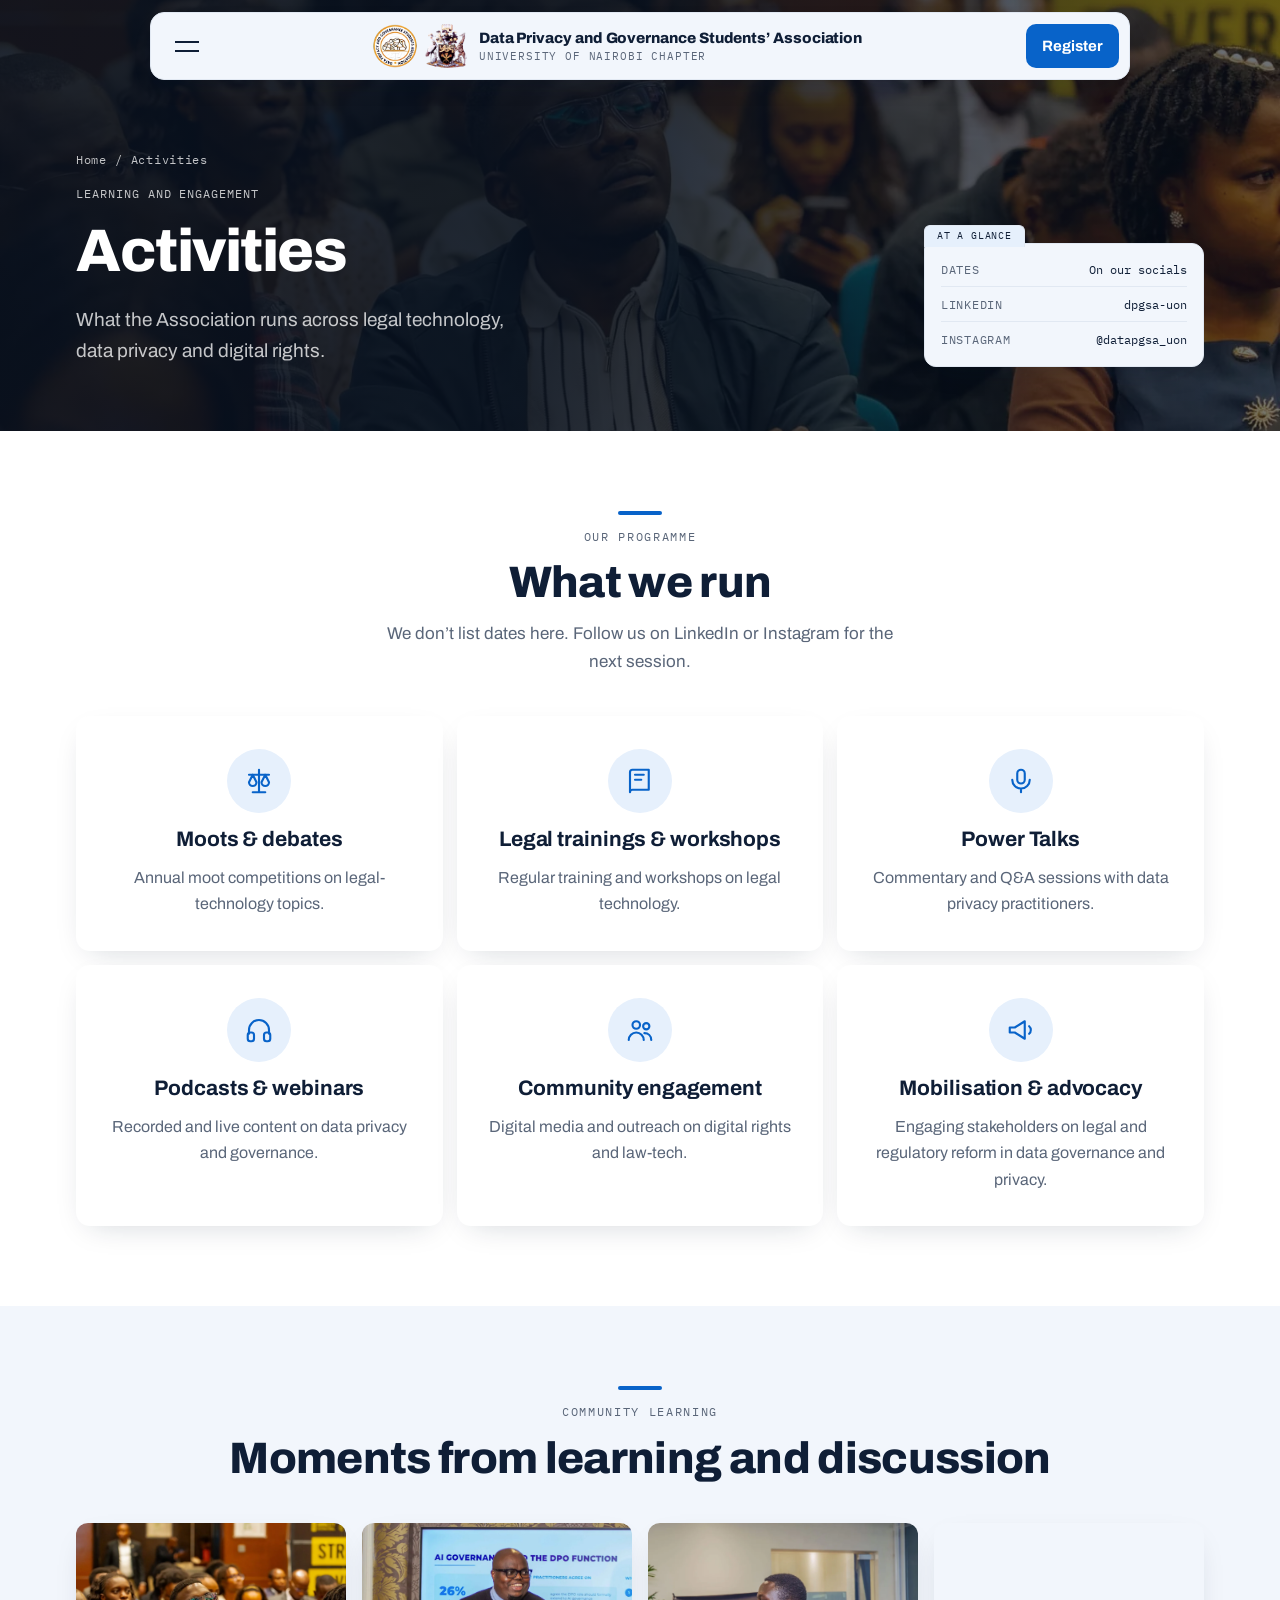
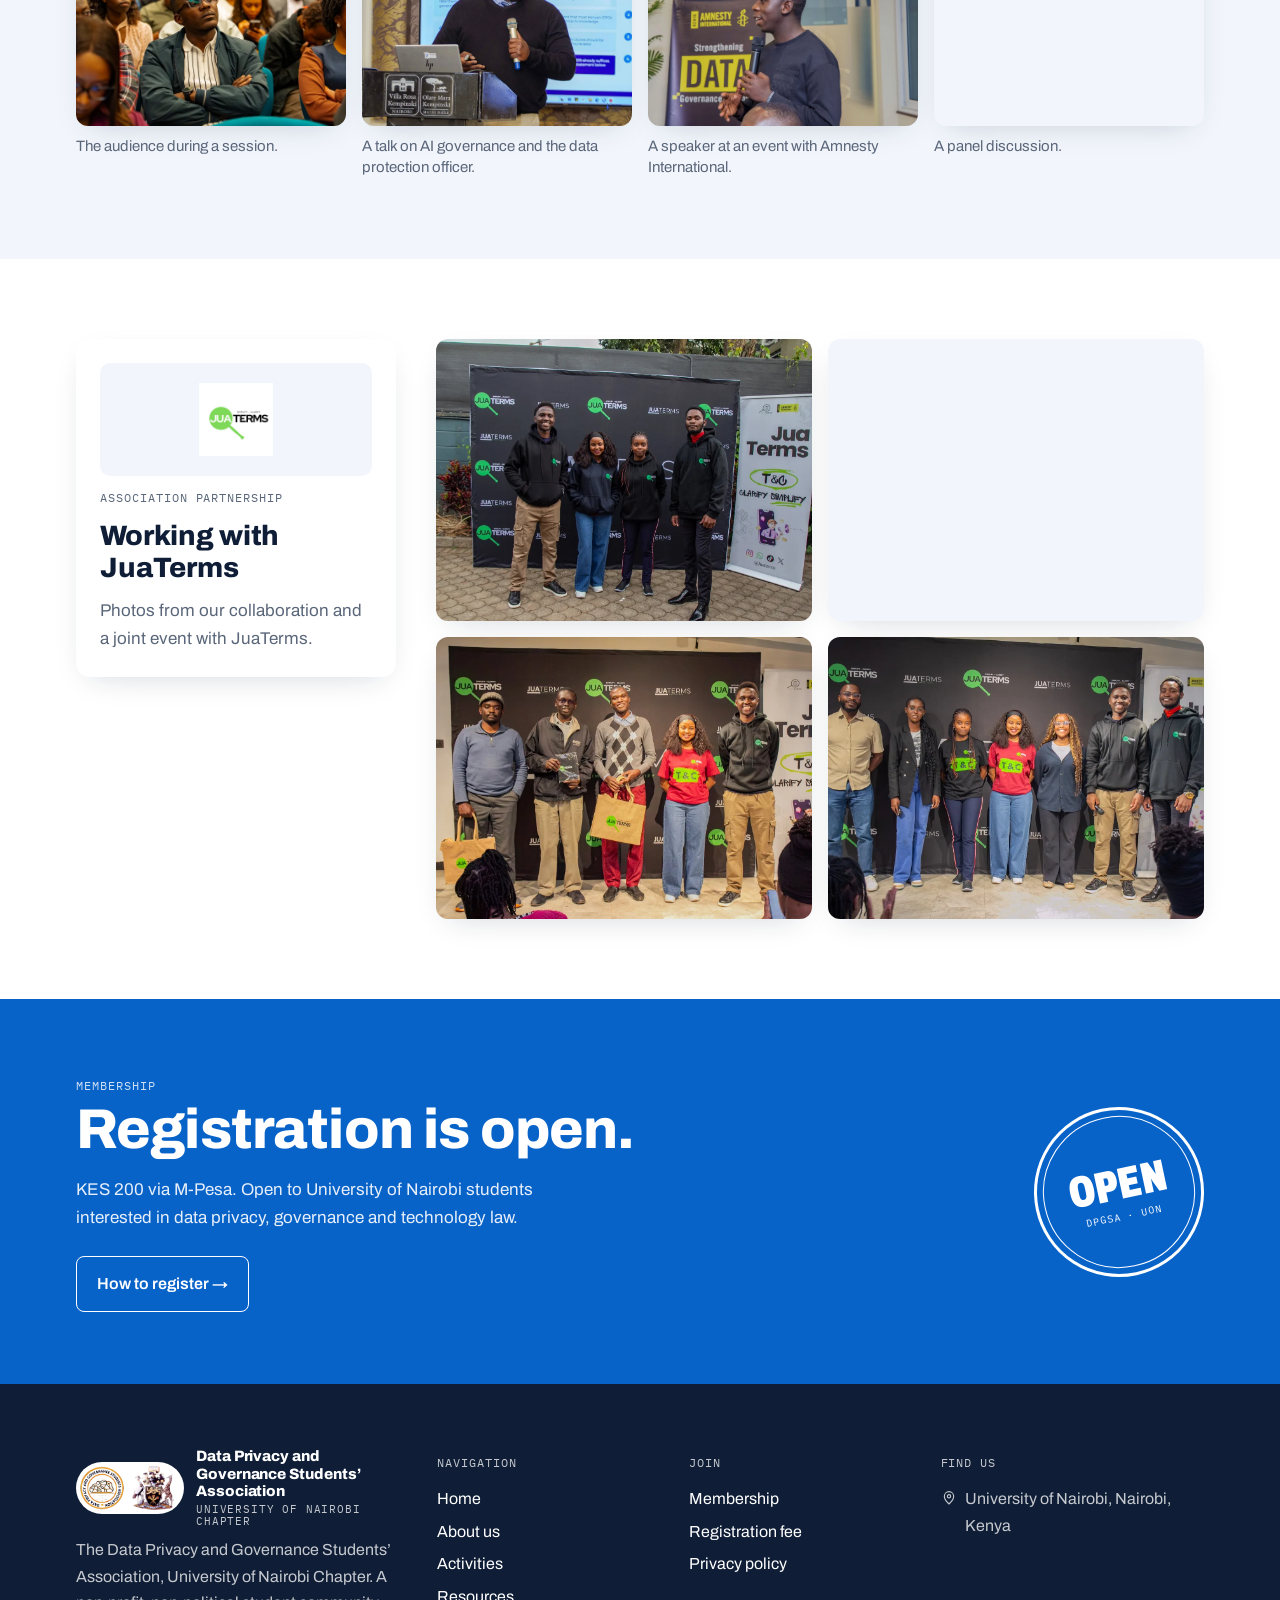
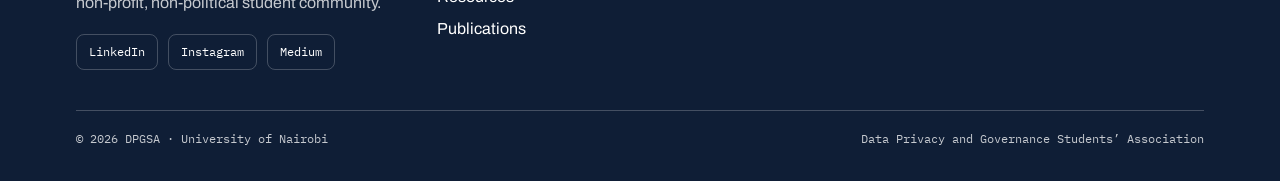
<file: events.html>
<!doctype html>
<html lang="en">
<head>
<meta charset="utf-8">
<meta name="viewport" content="width=device-width, initial-scale=1, viewport-fit=cover">
<title>Activities | DPGSA UoN</title>
<meta name="description" content="Moots, trainings, Power Talks, podcasts, community engagement and advocacy run by DPGSA at the University of Nairobi.">
<meta name="theme-color" content="#0863C9">
<meta property="og:title" content="Activities | DPGSA UoN">
<meta property="og:description" content="Moots, trainings, Power Talks, podcasts, community engagement and advocacy run by DPGSA at the University of Nairobi.">
<meta property="og:image" content="https://dpgsa.vercel.app/images/dpgsa-auditorium-meeting.jpg">
<meta property="og:type" content="website">
<meta name="twitter:card" content="summary_large_image">
<link rel="icon" href="/images/dpgsa-logo.webp">
<link rel="preconnect" href="https://fonts.googleapis.com">
<link rel="preconnect" href="https://fonts.gstatic.com" crossorigin>
<link rel="stylesheet" href="https://fonts.googleapis.com/css2?family=Archivo:wdth,wght@62..125,400..900&family=Source+Serif+4:ital,opsz,wght@0,8..60,400..600;1,8..60,400&family=IBM+Plex+Mono:wght@400;500&display=swap">
<link rel="stylesheet" href="/assets/styles.css">
</head>
<body>
<a class="skip" href="#main-content">Skip to content</a>

<!-- ============ HEADER ============ -->
<div class="nav-shell">
  <nav class="card-nav" id="cardNav" aria-label="Main">
    <div class="nav-top">
      <button class="burger" id="burger" aria-expanded="false" aria-controls="navContent" aria-label="Open menu"><span></span><span></span></button>
      <a class="brand" href="/" aria-label="DPGSA, University of Nairobi Chapter: home"><span class="logos" aria-hidden="true"><span class="logo-dpgsa"></span><span class="logo-uon"></span></span><span class="brand-text"><b class="full">Data Privacy and Governance Students’ Association</b><b class="short">DPGSA</b><small>University of Nairobi Chapter</small></span></a>
      <a class="nav-cta" href="/membership">Register</a>
    </div>
    <div class="nav-content" id="navContent">
      <div class="nav-card c1">
        <h3>The Association</h3>
        <ul>
          <li><a href="/about">About us</a></li>
          <li><a href="/about#board">Meet the board</a></li>
          <li><a href="/events">Activities</a></li>
          <li><a href="/publications">Publications</a></li>
        </ul>
      </div>
      <div class="nav-card c2">
        <h3>Learn</h3>
        <ul>
          <li><a href="/resources">Knowledge base</a></li>
          <li><a href="/">Home</a></li>
          <li><a href="/privacy-policy">Our privacy policy</a></li>
        </ul>
      </div>
      <div class="nav-card c3">
        <h3>Join &amp; follow</h3>
        <ul>
          <li><a href="/membership">Membership</a></li>
          <li><a href="https://www.linkedin.com/in/dpgsa-uon/">LinkedIn</a></li>
          <li><a href="https://www.instagram.com/datapgsa_uon/">Instagram</a></li>
          <li><a href="https://medium.com/@datapgsa">Medium</a></li>
        </ul>
      </div>
    </div>
  </nav>
</div>
<!-- /HEADER -->

<main id="main-content">
<header class="page-head banner" style="--bg:url('/images/association/activity-audience-01.webp')">
  <div class="wrap ph-grid">
    <div>
      <nav class="crumbs" aria-label="Breadcrumb"><a href="/">Home</a><span>/</span><span>Activities</span></nav>
      <span class="label" style="display:block;margin-top:14px">Learning and engagement</span>
      <h1>Activities</h1>
      <p class="lede">What the Association runs across legal technology, data privacy and digital rights.</p>
    </div>
    <div class="filecard"><div><span>Dates</span><span>On our socials</span></div><div><span>LinkedIn</span><span>dpgsa-uon</span></div><div><span>Instagram</span><span>@datapgsa_uon</span></div></div>
  </div>
</header>

<section class="sec">
  <div class="wrap">
    <div class="center-head"><span class="label">Our programme</span><h2>What we run</h2><p class="muted">We don’t list dates here. Follow us on LinkedIn or Instagram for the next session.</p></div>
    <div class="fcards g3">
      <div class="fcard"><span class="ic"><svg viewBox="0 0 24 24" width="24" height="24" fill="none" stroke="currentColor" stroke-width="1.7" stroke-linecap="round" stroke-linejoin="round" aria-hidden="true"><path d="M12 3v18M7 21h10M4 7h16"/><path d="M7 7l-3 6a3 3 0 0 0 6 0L7 7zM17 7l-3 6a3 3 0 0 0 6 0l-3-6z"/></svg></span><h3>Moots &amp; debates</h3><p>Annual moot competitions on legal-technology topics.</p></div>
      <div class="fcard"><span class="ic"><svg viewBox="0 0 24 24" width="24" height="24" fill="none" stroke="currentColor" stroke-width="1.7" stroke-linecap="round" stroke-linejoin="round" aria-hidden="true"><path d="M4 5a2 2 0 0 1 2-2h13v16H6a2 2 0 0 0-2 2V5z"/><path d="M8 7h7M8 11h5"/></svg></span><h3>Legal trainings &amp; workshops</h3><p>Regular training and workshops on legal technology.</p></div>
      <div class="fcard"><span class="ic"><svg viewBox="0 0 24 24" width="24" height="24" fill="none" stroke="currentColor" stroke-width="1.7" stroke-linecap="round" stroke-linejoin="round" aria-hidden="true"><rect x="9" y="3" width="6" height="11" rx="3"/><path d="M5 11a7 7 0 0 0 14 0M12 18v3"/></svg></span><h3>Power Talks</h3><p>Commentary and Q&amp;A sessions with data privacy practitioners.</p></div>
      <div class="fcard"><span class="ic"><svg viewBox="0 0 24 24" width="24" height="24" fill="none" stroke="currentColor" stroke-width="1.7" stroke-linecap="round" stroke-linejoin="round" aria-hidden="true"><path d="M4 15v-3a8 8 0 0 1 16 0v3"/><rect x="3" y="14" width="5" height="7" rx="2"/><rect x="16" y="14" width="5" height="7" rx="2"/></svg></span><h3>Podcasts &amp; webinars</h3><p>Recorded and live content on data privacy and governance.</p></div>
      <div class="fcard"><span class="ic"><svg viewBox="0 0 24 24" width="24" height="24" fill="none" stroke="currentColor" stroke-width="1.7" stroke-linecap="round" stroke-linejoin="round" aria-hidden="true"><circle cx="9" cy="8" r="3"/><circle cx="17" cy="9" r="2.5"/><path d="M3 20c0-3.3 2.7-6 6-6s6 2.7 6 6M15.5 14.5c3 0 5.5 2 5.5 5.5"/></svg></span><h3>Community engagement</h3><p>Digital media and outreach on digital rights and law-tech.</p></div>
      <div class="fcard"><span class="ic"><svg viewBox="0 0 24 24" width="24" height="24" fill="none" stroke="currentColor" stroke-width="1.7" stroke-linecap="round" stroke-linejoin="round" aria-hidden="true"><path d="M3 10v4h4l8 5V5L7 10H3z"/><path d="M18.5 9a4 4 0 0 1 0 6"/></svg></span><h3>Mobilisation &amp; advocacy</h3><p>Engaging stakeholders on legal and regulatory reform in data governance and privacy.</p></div>
    </div>
  </div>
</section>

<section class="sec alt">
  <div class="wrap">
    <div class="center-head"><span class="label">Community learning</span><h2>Moments from learning and discussion</h2></div>
    <div class="gallery g4">
      <figure class="pcard"><img class="photo" src="/images/association/activity-audience-01.webp" alt="Attendees seated in an audience during an event." loading="lazy" decoding="async"><figcaption>The audience during a session.</figcaption></figure>
      <figure class="pcard"><img class="photo" src="/images/association/activity-dpgsk-ai-talk-01.webp" alt="A speaker presents a slide about AI governance and the DPO function, with DPGSK branding visible." loading="lazy" decoding="async"><figcaption>A talk on AI governance and the data protection officer.</figcaption></figure>
      <figure class="pcard"><img class="photo" src="/images/association/activity-amnesty-data-talk-01.webp" alt="A speaker holds a microphone in front of an Amnesty International banner." loading="lazy" decoding="async"><figcaption>A speaker at an event with Amnesty International.</figcaption></figure>
      <figure class="pcard"><img class="photo" src="/images/association/activity-panel-discussion-01.webp" alt="A panelist gestures while other participants listen during a discussion." loading="lazy" decoding="async"><figcaption>A panel discussion.</figcaption></figure>
    </div>
  </div>
</section>

<section class="sec">
  <div class="wrap partner">
    <div class="partner-card">
      <div class="partner-logo"><img class="photo" src="/images/association/juaterms-logo-white.jpeg" alt="JuaTerms logo" loading="lazy" decoding="async"></div>
      <span class="label">Association partnership</span>
      <h3>Working with JuaTerms</h3>
      <p class="muted">Photos from our collaboration and a joint event with JuaTerms.</p>
    </div>
    <div class="gallery g2">
      <figure class="pcard"><img class="photo" src="/images/association/juaterms-collaboration-01.webp" alt="A group photo from the DPGSA and JuaTerms collaboration." loading="lazy" decoding="async"></figure>
      <figure class="pcard"><img class="photo" src="/images/association/juaterms-collaboration-02.webp" alt="A speaker at the JuaTerms session." loading="lazy" decoding="async"></figure>
      <figure class="pcard"><img class="photo" src="/images/association/juaterms-collaboration-03.webp" alt="Association participants at the JuaTerms session." loading="lazy" decoding="async"></figure>
      <figure class="pcard"><img class="photo" src="/images/association/juaterms-collaboration-04.webp" alt="A group photo at the JuaTerms event." loading="lazy" decoding="async"></figure>
    </div>
  </div>
</section>

<section class="join">
  <div class="wrap">
    <div>
      <span class="label">Membership</span>
      <h2>Registration is open.</h2>
      <p>KES 200 via M-Pesa. Open to University of Nairobi students interested in data privacy, governance and technology law.</p>
      <a class="btn on-blue" href="/membership">How to register →</a>
    </div>
    <div class="stamp" aria-hidden="true"><span>Open</span><small>DPGSA · UoN</small></div>
  </div>
</section>
</main>

<footer class="site-foot">
  <div class="wrap">
    <div class="foot">
      <div>
        <a class="brand" href="/" aria-label="DPGSA, University of Nairobi Chapter: home"><span class="logos" aria-hidden="true"><span class="logo-dpgsa"></span><span class="logo-uon"></span></span><span class="brand-text"><b class="full">Data Privacy and Governance Students’ Association</b><b class="short">DPGSA</b><small>University of Nairobi Chapter</small></span></a>
        <p>The Data Privacy and Governance Students’ Association, University of Nairobi Chapter. A non-profit, non-political student community.</p>
        <div class="socials"><a href="https://www.linkedin.com/in/dpgsa-uon/">LinkedIn</a><a href="https://www.instagram.com/datapgsa_uon/">Instagram</a><a href="https://medium.com/@datapgsa">Medium</a></div>
      </div>
      <div><span class="label">Navigation</span>
        <ul><li><a href="/">Home</a></li><li><a href="/about">About us</a></li><li><a href="/events">Activities</a></li><li><a href="/resources">Resources</a></li><li><a href="/publications">Publications</a></li></ul></div>
      <div><span class="label">Join</span>
        <ul><li><a href="/membership">Membership</a></li><li><a href="/membership">Registration fee</a></li><li><a href="/privacy-policy">Privacy policy</a></li></ul></div>
      <div><span class="label">Find us</span>
        <ul class="contact"><li><svg viewBox="0 0 24 24" width="24" height="24" fill="none" stroke="currentColor" stroke-width="1.7" stroke-linecap="round" stroke-linejoin="round" aria-hidden="true"><path d="M12 21s-7-6.2-7-11.5a7 7 0 0 1 14 0C19 14.8 12 21 12 21z"/><circle cx="12" cy="9.5" r="2.5"/></svg><span>University of Nairobi, Nairobi, Kenya</span></li></ul></div>
    </div>
    <div class="legal"><span>© 2026 DPGSA · University of Nairobi</span><span>Data Privacy and Governance Students’ Association</span></div>
  </div>
</footer>

<script src="https://cdnjs.cloudflare.com/ajax/libs/gsap/3.12.5/gsap.min.js"></script>
<script src="/assets/site.js"></script>
</body>
</html>
</file>
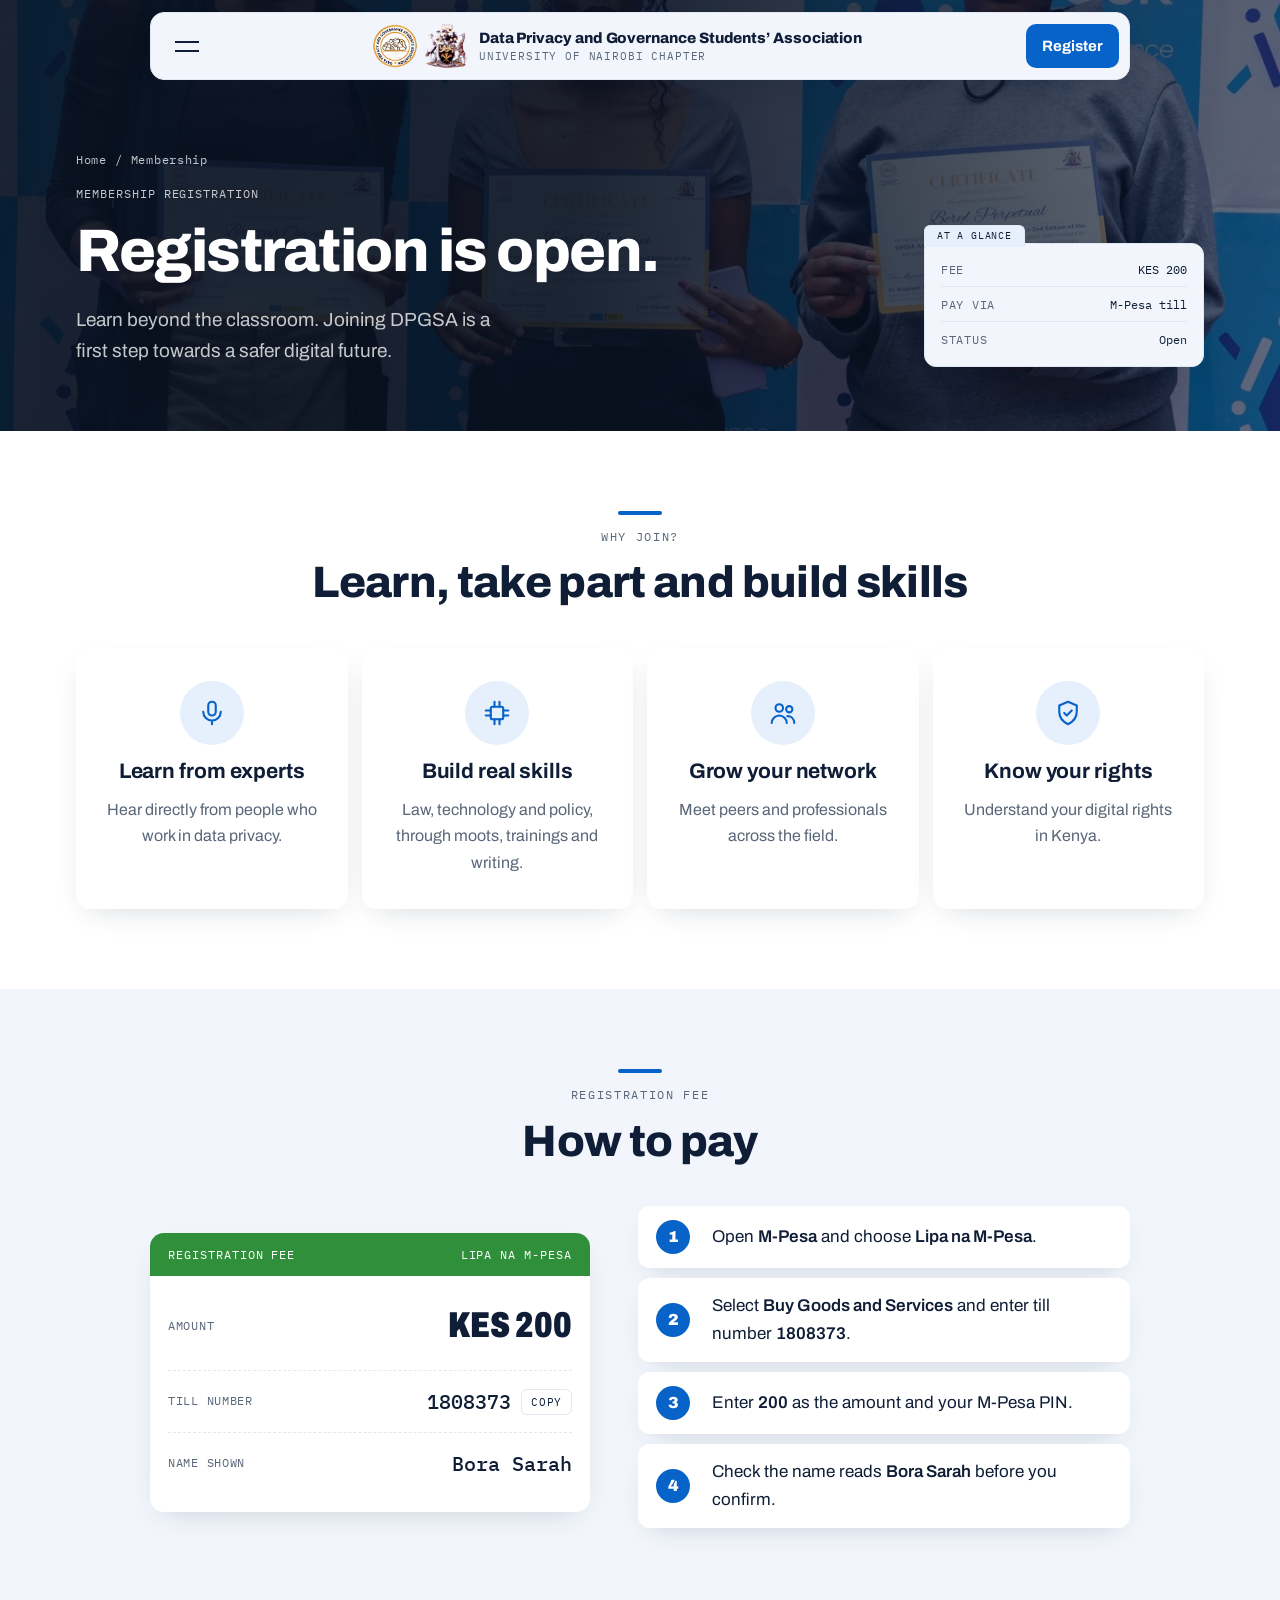
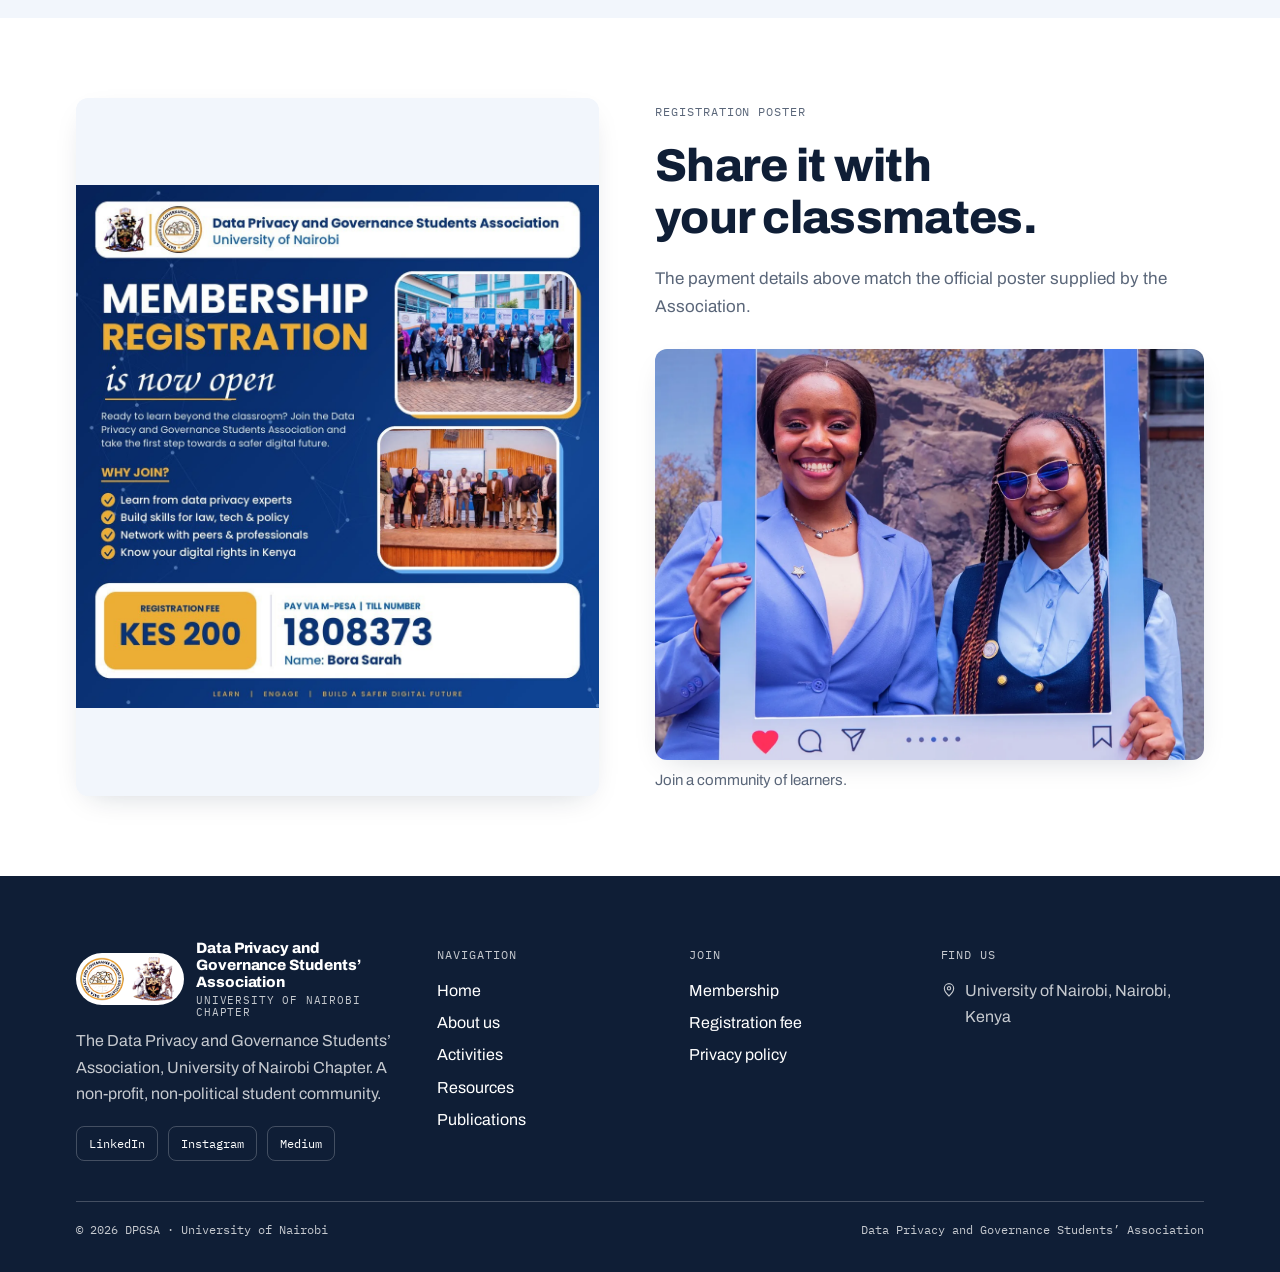
<file: membership.html>
<!doctype html>
<html lang="en">
<head>
<meta charset="utf-8">
<meta name="viewport" content="width=device-width, initial-scale=1, viewport-fit=cover">
<title>Membership | DPGSA UoN</title>
<meta name="description" content="Join DPGSA: registration is open. KES 200 via M-Pesa till 1808373.">
<meta name="theme-color" content="#0863C9">
<meta property="og:title" content="Membership | DPGSA UoN">
<meta property="og:description" content="Join DPGSA: registration is open. KES 200 via M-Pesa till 1808373.">
<meta property="og:image" content="https://dpgsa.vercel.app/images/dpgsa-auditorium-meeting.jpg">
<meta property="og:type" content="website">
<meta name="twitter:card" content="summary_large_image">
<link rel="icon" href="/images/dpgsa-logo.webp">
<link rel="preconnect" href="https://fonts.googleapis.com">
<link rel="preconnect" href="https://fonts.gstatic.com" crossorigin>
<link rel="stylesheet" href="https://fonts.googleapis.com/css2?family=Archivo:wdth,wght@62..125,400..900&family=Source+Serif+4:ital,opsz,wght@0,8..60,400..600;1,8..60,400&family=IBM+Plex+Mono:wght@400;500&display=swap">
<link rel="stylesheet" href="/assets/styles.css">
</head>
<body>
<a class="skip" href="#main-content">Skip to content</a>

<!-- ============ HEADER ============ -->
<div class="nav-shell">
  <nav class="card-nav" id="cardNav" aria-label="Main">
    <div class="nav-top">
      <button class="burger" id="burger" aria-expanded="false" aria-controls="navContent" aria-label="Open menu"><span></span><span></span></button>
      <a class="brand" href="/" aria-label="DPGSA, University of Nairobi Chapter: home"><span class="logos" aria-hidden="true"><span class="logo-dpgsa"></span><span class="logo-uon"></span></span><span class="brand-text"><b class="full">Data Privacy and Governance Students’ Association</b><b class="short">DPGSA</b><small>University of Nairobi Chapter</small></span></a>
      <a class="nav-cta" href="/membership">Register</a>
    </div>
    <div class="nav-content" id="navContent">
      <div class="nav-card c1">
        <h3>The Association</h3>
        <ul>
          <li><a href="/about">About us</a></li>
          <li><a href="/about#board">Meet the board</a></li>
          <li><a href="/events">Activities</a></li>
          <li><a href="/publications">Publications</a></li>
        </ul>
      </div>
      <div class="nav-card c2">
        <h3>Learn</h3>
        <ul>
          <li><a href="/resources">Knowledge base</a></li>
          <li><a href="/">Home</a></li>
          <li><a href="/privacy-policy">Our privacy policy</a></li>
        </ul>
      </div>
      <div class="nav-card c3">
        <h3>Join &amp; follow</h3>
        <ul>
          <li><a href="/membership">Membership</a></li>
          <li><a href="https://www.linkedin.com/in/dpgsa-uon/">LinkedIn</a></li>
          <li><a href="https://www.instagram.com/datapgsa_uon/">Instagram</a></li>
          <li><a href="https://medium.com/@datapgsa">Medium</a></li>
        </ul>
      </div>
    </div>
  </nav>
</div>
<!-- /HEADER -->

<main id="main-content">
<header class="page-head banner" style="--bg:url('/images/association/essay-competition-04.webp')">
  <div class="wrap ph-grid">
    <div>
      <nav class="crumbs" aria-label="Breadcrumb"><a href="/">Home</a><span>/</span><span>Membership</span></nav>
      <span class="label" style="display:block;margin-top:14px">Membership registration</span>
      <h1>Registration is open.</h1>
      <p class="lede">Learn beyond the classroom. Joining DPGSA is a first step towards a safer digital future.</p>
    </div>
    <div class="filecard"><div><span>Fee</span><span>KES 200</span></div><div><span>Pay via</span><span>M-Pesa till</span></div><div><span>Status</span><span>Open</span></div></div>
  </div>
</header>

<section class="sec">
  <div class="wrap">
    <div class="center-head"><span class="label">Why join?</span><h2>Learn, take part and build skills</h2></div>
    <div class="fcards">
      <div class="fcard"><span class="ic"><svg viewBox="0 0 24 24" width="24" height="24" fill="none" stroke="currentColor" stroke-width="1.7" stroke-linecap="round" stroke-linejoin="round" aria-hidden="true"><rect x="9" y="3" width="6" height="11" rx="3"/><path d="M5 11a7 7 0 0 0 14 0M12 18v3"/></svg></span><h3>Learn from experts</h3><p>Hear directly from people who work in data privacy.</p></div>
      <div class="fcard"><span class="ic"><svg viewBox="0 0 24 24" width="24" height="24" fill="none" stroke="currentColor" stroke-width="1.7" stroke-linecap="round" stroke-linejoin="round" aria-hidden="true"><rect x="7" y="7" width="10" height="10" rx="1.5"/><path d="M10 3v4M14 3v4M10 17v4M14 17v4M3 10h4M3 14h4M17 10h4M17 14h4"/></svg></span><h3>Build real skills</h3><p>Law, technology and policy, through moots, trainings and writing.</p></div>
      <div class="fcard"><span class="ic"><svg viewBox="0 0 24 24" width="24" height="24" fill="none" stroke="currentColor" stroke-width="1.7" stroke-linecap="round" stroke-linejoin="round" aria-hidden="true"><circle cx="9" cy="8" r="3"/><circle cx="17" cy="9" r="2.5"/><path d="M3 20c0-3.3 2.7-6 6-6s6 2.7 6 6M15.5 14.5c3 0 5.5 2 5.5 5.5"/></svg></span><h3>Grow your network</h3><p>Meet peers and professionals across the field.</p></div>
      <div class="fcard"><span class="ic"><svg viewBox="0 0 24 24" width="24" height="24" fill="none" stroke="currentColor" stroke-width="1.7" stroke-linecap="round" stroke-linejoin="round" aria-hidden="true"><path d="M12 3l7 3v5c0 4.5-3 8-7 10-4-2-7-5.5-7-10V6l7-3z"/><path d="M9 12l2 2 4-4"/></svg></span><h3>Know your rights</h3><p>Understand your digital rights in Kenya.</p></div>
    </div>
  </div>
</section>

<section class="sec alt">
  <div class="wrap">
    <div class="center-head"><span class="label">Registration fee</span><h2>How to pay</h2></div>
    <div class="pay">
      <div class="slip">
        <div class="slip-head"><span>Registration fee</span><span>Lipa na M-Pesa</span></div>
        <dl>
          <div class="row"><dt>Amount</dt><dd class="amount">KES 200</dd></div>
          <div class="row"><dt>Till number</dt><dd><span id="till">1808373</span><button class="copy-btn" id="copyTill" type="button">Copy</button></dd></div>
          <div class="row"><dt>Name shown</dt><dd>Bora Sarah</dd></div>
        </dl>
      </div>
      <ol class="steps">
        <li><span>Open <b>M-Pesa</b> and choose <b>Lipa na M-Pesa</b>.</span></li>
        <li><span>Select <b>Buy Goods and Services</b> and enter till number <b>1808373</b>.</span></li>
        <li><span>Enter <b>200</b> as the amount and your M-Pesa PIN.</span></li>
        <li><span>Check the name reads <b>Bora Sarah</b> before you confirm.</span></li>
      </ol>
    </div>
  </div>
</section>

<section class="sec">
  <div class="wrap mission">
    <div class="poster-wrap"><figure class="pcard"><img class="photo" src="/images/membership-registration-poster.jpeg" alt="The DPGSA membership registration poster." loading="lazy" decoding="async"></figure></div>
    <div class="mission-copy">
      <span class="label">Registration poster</span>
      <h2>Share it with your classmates.</h2>
      <p class="muted">The payment details above match the official poster supplied by the Association.</p>
      <figure class="pcard"><img class="photo" src="/images/association/dpgsa-meeting-02.webp" alt="Two Association participants at a DPGSA meeting." loading="lazy" decoding="async"><figcaption>Join a community of learners.</figcaption></figure>
    </div>
  </div>
</section>
</main>

<footer class="site-foot">
  <div class="wrap">
    <div class="foot">
      <div>
        <a class="brand" href="/" aria-label="DPGSA, University of Nairobi Chapter: home"><span class="logos" aria-hidden="true"><span class="logo-dpgsa"></span><span class="logo-uon"></span></span><span class="brand-text"><b class="full">Data Privacy and Governance Students’ Association</b><b class="short">DPGSA</b><small>University of Nairobi Chapter</small></span></a>
        <p>The Data Privacy and Governance Students’ Association, University of Nairobi Chapter. A non-profit, non-political student community.</p>
        <div class="socials"><a href="https://www.linkedin.com/in/dpgsa-uon/">LinkedIn</a><a href="https://www.instagram.com/datapgsa_uon/">Instagram</a><a href="https://medium.com/@datapgsa">Medium</a></div>
      </div>
      <div><span class="label">Navigation</span>
        <ul><li><a href="/">Home</a></li><li><a href="/about">About us</a></li><li><a href="/events">Activities</a></li><li><a href="/resources">Resources</a></li><li><a href="/publications">Publications</a></li></ul></div>
      <div><span class="label">Join</span>
        <ul><li><a href="/membership">Membership</a></li><li><a href="/membership">Registration fee</a></li><li><a href="/privacy-policy">Privacy policy</a></li></ul></div>
      <div><span class="label">Find us</span>
        <ul class="contact"><li><svg viewBox="0 0 24 24" width="24" height="24" fill="none" stroke="currentColor" stroke-width="1.7" stroke-linecap="round" stroke-linejoin="round" aria-hidden="true"><path d="M12 21s-7-6.2-7-11.5a7 7 0 0 1 14 0C19 14.8 12 21 12 21z"/><circle cx="12" cy="9.5" r="2.5"/></svg><span>University of Nairobi, Nairobi, Kenya</span></li></ul></div>
    </div>
    <div class="legal"><span>© 2026 DPGSA · University of Nairobi</span><span>Data Privacy and Governance Students’ Association</span></div>
  </div>
</footer>

<script src="https://cdnjs.cloudflare.com/ajax/libs/gsap/3.12.5/gsap.min.js"></script>
<script src="/assets/site.js"></script>
</body>
</html>
</file>
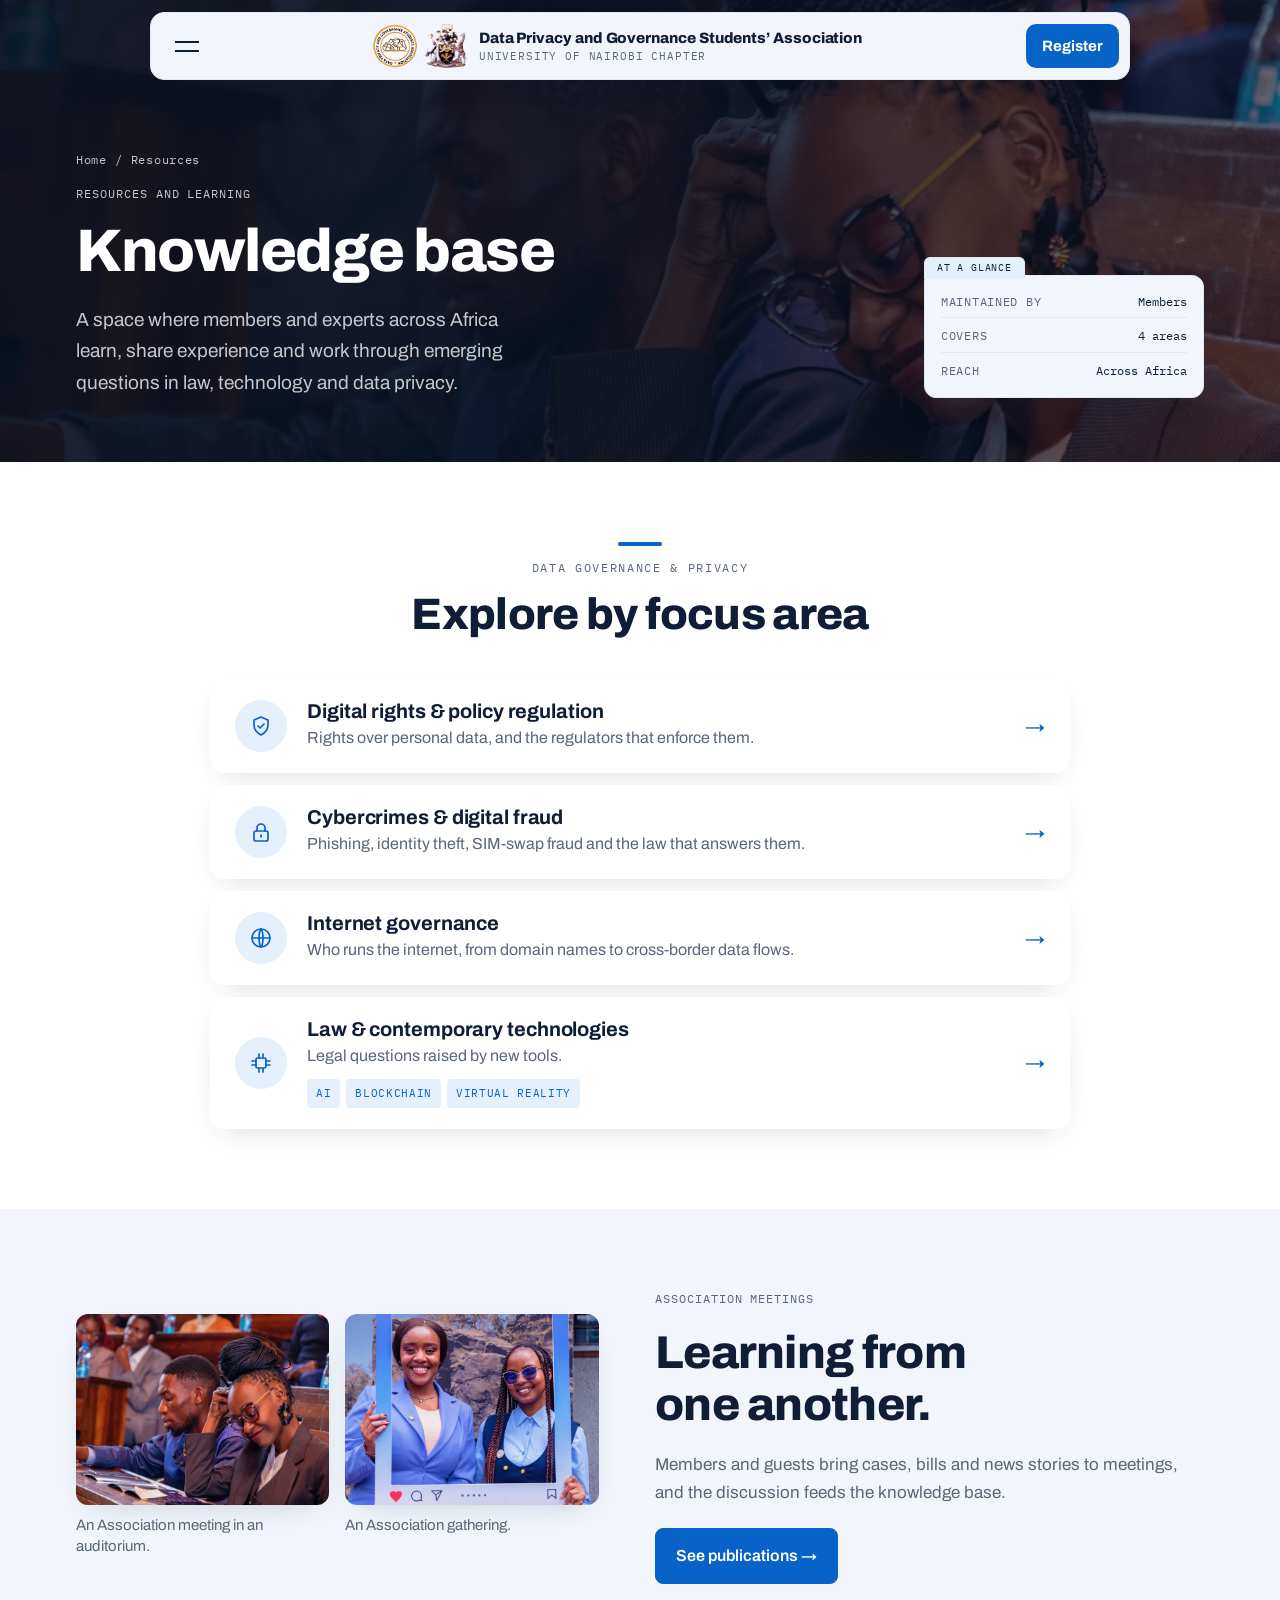
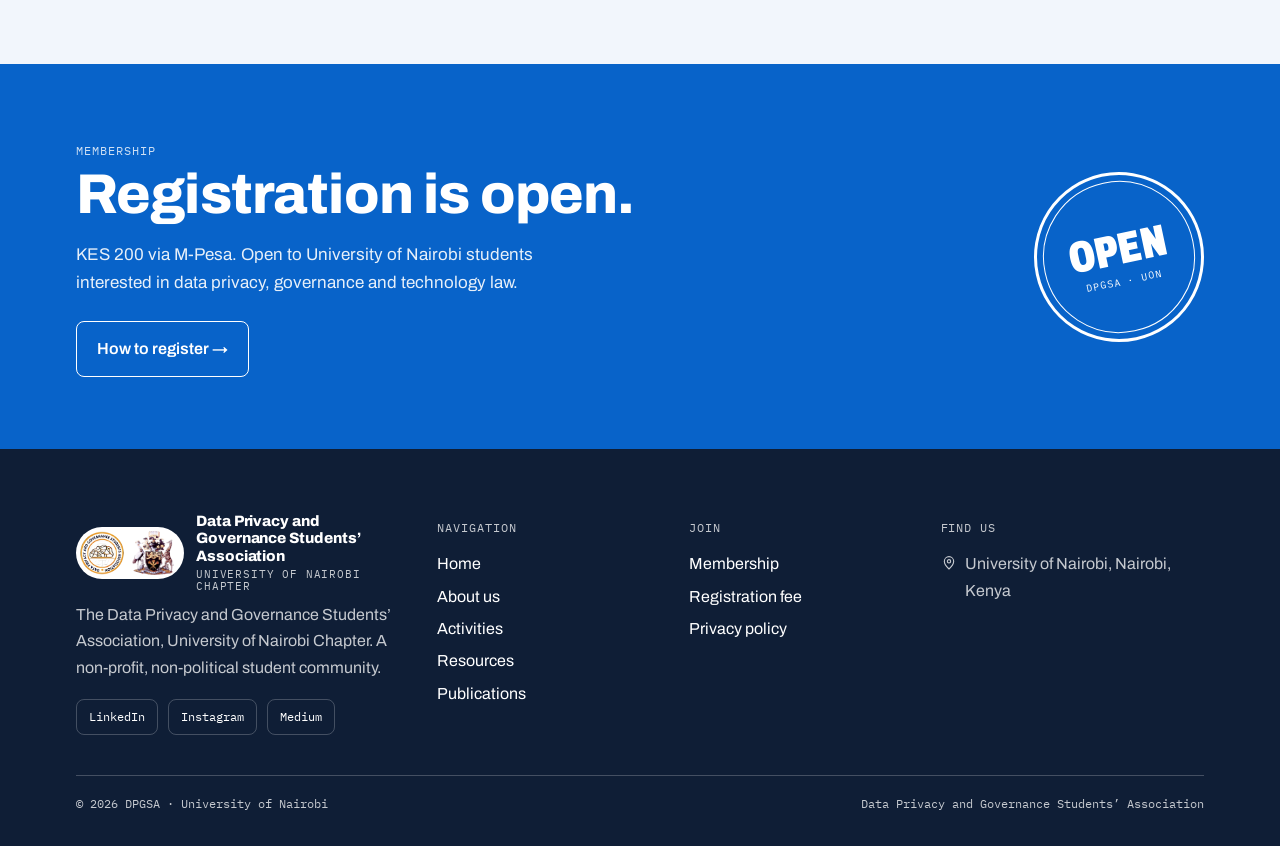
<file: resources.html>
<!doctype html>
<html lang="en">
<head>
<meta charset="utf-8">
<meta name="viewport" content="width=device-width, initial-scale=1, viewport-fit=cover">
<title>Resources | DPGSA UoN</title>
<meta name="description" content="The DPGSA knowledge base on data governance and privacy, organised under four focus areas.">
<meta name="theme-color" content="#0863C9">
<meta property="og:title" content="Resources | DPGSA UoN">
<meta property="og:description" content="The DPGSA knowledge base on data governance and privacy, organised under four focus areas.">
<meta property="og:image" content="https://dpgsa.vercel.app/images/dpgsa-auditorium-meeting.jpg">
<meta property="og:type" content="website">
<meta name="twitter:card" content="summary_large_image">
<link rel="icon" href="/images/dpgsa-logo.webp">
<link rel="preconnect" href="https://fonts.googleapis.com">
<link rel="preconnect" href="https://fonts.gstatic.com" crossorigin>
<link rel="stylesheet" href="https://fonts.googleapis.com/css2?family=Archivo:wdth,wght@62..125,400..900&family=Source+Serif+4:ital,opsz,wght@0,8..60,400..600;1,8..60,400&family=IBM+Plex+Mono:wght@400;500&display=swap">
<link rel="stylesheet" href="/assets/styles.css">
</head>
<body>
<a class="skip" href="#main-content">Skip to content</a>

<!-- ============ HEADER ============ -->
<div class="nav-shell">
  <nav class="card-nav" id="cardNav" aria-label="Main">
    <div class="nav-top">
      <button class="burger" id="burger" aria-expanded="false" aria-controls="navContent" aria-label="Open menu"><span></span><span></span></button>
      <a class="brand" href="/" aria-label="DPGSA, University of Nairobi Chapter: home"><span class="logos" aria-hidden="true"><span class="logo-dpgsa"></span><span class="logo-uon"></span></span><span class="brand-text"><b class="full">Data Privacy and Governance Students’ Association</b><b class="short">DPGSA</b><small>University of Nairobi Chapter</small></span></a>
      <a class="nav-cta" href="/membership">Register</a>
    </div>
    <div class="nav-content" id="navContent">
      <div class="nav-card c1">
        <h3>The Association</h3>
        <ul>
          <li><a href="/about">About us</a></li>
          <li><a href="/about#board">Meet the board</a></li>
          <li><a href="/events">Activities</a></li>
          <li><a href="/publications">Publications</a></li>
        </ul>
      </div>
      <div class="nav-card c2">
        <h3>Learn</h3>
        <ul>
          <li><a href="/resources">Knowledge base</a></li>
          <li><a href="/">Home</a></li>
          <li><a href="/privacy-policy">Our privacy policy</a></li>
        </ul>
      </div>
      <div class="nav-card c3">
        <h3>Join &amp; follow</h3>
        <ul>
          <li><a href="/membership">Membership</a></li>
          <li><a href="https://www.linkedin.com/in/dpgsa-uon/">LinkedIn</a></li>
          <li><a href="https://www.instagram.com/datapgsa_uon/">Instagram</a></li>
          <li><a href="https://medium.com/@datapgsa">Medium</a></li>
        </ul>
      </div>
    </div>
  </nav>
</div>
<!-- /HEADER -->

<main id="main-content">
<header class="page-head banner" style="--bg:url('/images/association/dpgsa-meeting-01.webp')">
  <div class="wrap ph-grid">
    <div>
      <nav class="crumbs" aria-label="Breadcrumb"><a href="/">Home</a><span>/</span><span>Resources</span></nav>
      <span class="label" style="display:block;margin-top:14px">Resources and learning</span>
      <h1>Knowledge base</h1>
      <p class="lede">A space where members and experts across Africa learn, share experience and work through emerging questions in law, technology and data privacy.</p>
    </div>
    <div class="filecard"><div><span>Maintained by</span><span>Members</span></div><div><span>Covers</span><span>4 areas</span></div><div><span>Reach</span><span>Across Africa</span></div></div>
  </div>
</header>

<section class="sec">
  <div class="wrap">
    <div class="center-head"><span class="label">Data governance &amp; privacy</span><h2>Explore by focus area</h2></div>
    <div class="rlist">
      <a class="rrow" href="/resources"><span class="ic"><svg viewBox="0 0 24 24" width="24" height="24" fill="none" stroke="currentColor" stroke-width="1.7" stroke-linecap="round" stroke-linejoin="round" aria-hidden="true"><path d="M12 3l7 3v5c0 4.5-3 8-7 10-4-2-7-5.5-7-10V6l7-3z"/><path d="M9 12l2 2 4-4"/></svg></span><div><h3>Digital rights &amp; policy regulation</h3><p>Rights over personal data, and the regulators that enforce them.</p></div><span class="go">→</span></a>
      <a class="rrow" href="/resources"><span class="ic"><svg viewBox="0 0 24 24" width="24" height="24" fill="none" stroke="currentColor" stroke-width="1.7" stroke-linecap="round" stroke-linejoin="round" aria-hidden="true"><rect x="5" y="11" width="14" height="10" rx="2"/><path d="M8 11V8a4 4 0 0 1 8 0v3"/><path d="M12 15v2"/></svg></span><div><h3>Cybercrimes &amp; digital fraud</h3><p>Phishing, identity theft, SIM-swap fraud and the law that answers them.</p></div><span class="go">→</span></a>
      <a class="rrow" href="/resources"><span class="ic"><svg viewBox="0 0 24 24" width="24" height="24" fill="none" stroke="currentColor" stroke-width="1.7" stroke-linecap="round" stroke-linejoin="round" aria-hidden="true"><circle cx="12" cy="12" r="9"/><path d="M3 12h18M12 3c2.6 3 2.6 15 0 18M12 3c-2.6 3-2.6 15 0 18"/></svg></span><div><h3>Internet governance</h3><p>Who runs the internet, from domain names to cross-border data flows.</p></div><span class="go">→</span></a>
      <a class="rrow" href="/resources"><span class="ic"><svg viewBox="0 0 24 24" width="24" height="24" fill="none" stroke="currentColor" stroke-width="1.7" stroke-linecap="round" stroke-linejoin="round" aria-hidden="true"><rect x="7" y="7" width="10" height="10" rx="1.5"/><path d="M10 3v4M14 3v4M10 17v4M14 17v4M3 10h4M3 14h4M17 10h4M17 14h4"/></svg></span><div><h3>Law &amp; contemporary technologies</h3><p>Legal questions raised by new tools.</p><div class="tags"><span class="chip">AI</span><span class="chip">Blockchain</span><span class="chip">Virtual reality</span></div></div><span class="go">→</span></a>
    </div>
  </div>
</section>

<section class="sec alt">
  <div class="wrap mission">
    <div class="gallery g2">
      <figure class="pcard"><img class="photo" src="/images/association/dpgsa-meeting-01.webp" alt="DPGSA participants seated together during an auditorium meeting." loading="lazy" decoding="async"><figcaption>An Association meeting in an auditorium.</figcaption></figure>
      <figure class="pcard"><img class="photo" src="/images/association/dpgsa-meeting-02.webp" alt="Two Association participants pictured at a DPGSA meeting." loading="lazy" decoding="async"><figcaption>An Association gathering.</figcaption></figure>
    </div>
    <div class="mission-copy">
      <span class="label">Association meetings</span>
      <h2>Learning from one another.</h2>
      <p class="muted">Members and guests bring cases, bills and news stories to meetings, and the discussion feeds the knowledge base.</p>
      <p><a class="btn primary" href="/publications">See publications →</a></p>
    </div>
  </div>
</section>

<section class="join">
  <div class="wrap">
    <div>
      <span class="label">Membership</span>
      <h2>Registration is open.</h2>
      <p>KES 200 via M-Pesa. Open to University of Nairobi students interested in data privacy, governance and technology law.</p>
      <a class="btn on-blue" href="/membership">How to register →</a>
    </div>
    <div class="stamp" aria-hidden="true"><span>Open</span><small>DPGSA · UoN</small></div>
  </div>
</section>
</main>

<footer class="site-foot">
  <div class="wrap">
    <div class="foot">
      <div>
        <a class="brand" href="/" aria-label="DPGSA, University of Nairobi Chapter: home"><span class="logos" aria-hidden="true"><span class="logo-dpgsa"></span><span class="logo-uon"></span></span><span class="brand-text"><b class="full">Data Privacy and Governance Students’ Association</b><b class="short">DPGSA</b><small>University of Nairobi Chapter</small></span></a>
        <p>The Data Privacy and Governance Students’ Association, University of Nairobi Chapter. A non-profit, non-political student community.</p>
        <div class="socials"><a href="https://www.linkedin.com/in/dpgsa-uon/">LinkedIn</a><a href="https://www.instagram.com/datapgsa_uon/">Instagram</a><a href="https://medium.com/@datapgsa">Medium</a></div>
      </div>
      <div><span class="label">Navigation</span>
        <ul><li><a href="/">Home</a></li><li><a href="/about">About us</a></li><li><a href="/events">Activities</a></li><li><a href="/resources">Resources</a></li><li><a href="/publications">Publications</a></li></ul></div>
      <div><span class="label">Join</span>
        <ul><li><a href="/membership">Membership</a></li><li><a href="/membership">Registration fee</a></li><li><a href="/privacy-policy">Privacy policy</a></li></ul></div>
      <div><span class="label">Find us</span>
        <ul class="contact"><li><svg viewBox="0 0 24 24" width="24" height="24" fill="none" stroke="currentColor" stroke-width="1.7" stroke-linecap="round" stroke-linejoin="round" aria-hidden="true"><path d="M12 21s-7-6.2-7-11.5a7 7 0 0 1 14 0C19 14.8 12 21 12 21z"/><circle cx="12" cy="9.5" r="2.5"/></svg><span>University of Nairobi, Nairobi, Kenya</span></li></ul></div>
    </div>
    <div class="legal"><span>© 2026 DPGSA · University of Nairobi</span><span>Data Privacy and Governance Students’ Association</span></div>
  </div>
</footer>

<script src="https://cdnjs.cloudflare.com/ajax/libs/gsap/3.12.5/gsap.min.js"></script>
<script src="/assets/site.js"></script>
</body>
</html>
</file>
<file: assets/styles.css>
/* DPGSA UoN site styles.
   Layout: case-file. A floating folder-tab nav; each page opens with a file header, then the
   Association written the way law is written: marginal notes, interpretation clauses, dockets, lettered paragraphs. */
:root{
  color-scheme:light;
  --paper:#ECEFF3; --surface:#F8F9FB; --ink:#0E1A2B; --muted:#566275; --line:#CBD2DC;
  --blue:#0863C9; --blue-ink:#FFFFFF; --manila:#E3C47F; --redact:#0E1A2B;
  --c1-bg:#0E1A2B; --c1-fg:#ECEFF3; --c2-bg:#0863C9; --c2-fg:#FFFFFF; --c3-bg:#E3C47F; --c3-fg:#0E1A2B;
  --hatch:#D9DEE6; --mpesa:#2F8F3A;
  --term-bg:#0A0F17; --term-bar:#151C27; --term-fg:#D7DEE8; --term-dim:#6B778A;
  --term-cmd:#7CC4FF; --term-flag:#F2C46D; --term-path:#9AE6B4; --term-str:#F5A3A3;
  --f-display:"Archivo","Arial Narrow",Arial,sans-serif;
  --f-body:"Source Serif 4",Georgia,"Times New Roman",serif;
  --f-mono:"IBM Plex Mono",ui-monospace,Menlo,Consolas,monospace;
  --gutter-l:max(16px, env(safe-area-inset-left, 0px));
  --gutter-r:max(16px, env(safe-area-inset-right, 0px));
}

*{box-sizing:border-box}
body{background:var(--paper);color:var(--ink);font-family:var(--f-body);font-size:18px;line-height:1.6}
a{color:inherit}
:focus-visible{outline:2px solid var(--blue);outline-offset:3px;border-radius:4px}
.wrap{max-width:1160px;margin:0 auto;padding-left:var(--gutter-l);padding-right:var(--gutter-r)}
.label{font-family:var(--f-mono);font-size:12px;letter-spacing:.08em;text-transform:uppercase;color:var(--muted)}
h1,h2,h3{font-family:var(--f-display);text-wrap:balance;margin:0}
h2{font-size:clamp(34px,5vw,56px);font-weight:800;font-stretch:72%;line-height:.98;text-transform:uppercase;letter-spacing:-.005em}
h3{font-size:22px;font-weight:700;font-stretch:85%;line-height:1.15}
p{margin:0}
.muted{color:var(--muted)}

/* ---------- Card nav (React Bits CardNav, rebuilt as case-file folders) ---------- */
body::before{content:"";position:fixed;inset:0 0 auto;height:env(safe-area-inset-top,0px);z-index:60;background:var(--paper)}
.nav-shell{position:fixed;z-index:50;top:calc(env(safe-area-inset-top,0px) + 12px);left:0;right:0;padding-left:var(--gutter-l);padding-right:var(--gutter-r);pointer-events:none}
.card-nav{pointer-events:auto;max-width:880px;margin:0 auto;height:60px;overflow:hidden;background:var(--surface);border:1px solid var(--line);border-radius:14px;box-shadow:0 10px 30px -18px rgba(14,26,43,.45);will-change:height}
.nav-top{height:58px;display:grid;grid-template-columns:1fr auto 1fr;align-items:center;padding:0 10px 0 14px}
.burger{justify-self:start;width:44px;height:44px;display:grid;place-content:center;gap:7px;background:none;border:0;cursor:pointer;color:var(--ink);border-radius:10px}
.burger span{display:block;width:24px;height:2px;background:currentColor;transition:transform .3s ease}
.card-nav.open .burger span:first-child{transform:translateY(4.5px) rotate(45deg)}
.card-nav.open .burger span:last-child{transform:translateY(-4.5px) rotate(-45deg)}
.wordmark{display:flex;align-items:center;gap:8px;text-decoration:none;font-family:var(--f-display);font-weight:900;font-stretch:80%;font-size:22px;letter-spacing:.02em}
.wordmark i{display:inline-block;width:18px;height:9px;background:var(--blue);border-radius:1px}
.wordmark small{font-family:var(--f-mono);font-weight:400;font-size:11px;letter-spacing:.06em;color:var(--muted)}
.nav-cta{justify-self:end;text-decoration:none;background:var(--blue);color:var(--blue-ink);font-family:var(--f-display);font-weight:700;font-size:15px;padding:10px 16px;border-radius:10px;transition:filter .2s}
.nav-cta:hover{filter:brightness(1.08)}
.nav-content{display:grid;grid-template-columns:repeat(3,1fr);gap:8px;padding:6px 8px 8px}
.nav-card{position:relative;border-radius:4px 10px 10px 10px;padding:16px 16px 14px;min-height:170px;display:flex;flex-direction:column;gap:14px;margin-top:12px;opacity:0;transform:translateY(40px)}
.nav-card::before{content:attr(data-tab);position:absolute;left:0;top:-14px;height:16px;padding:2px 12px 0;border-radius:6px 6px 0 0;background:inherit;font-family:var(--f-mono);font-size:10px;letter-spacing:.08em;text-transform:uppercase;line-height:14px;color:inherit}
.nav-card h3{font-size:24px;font-weight:800;font-stretch:75%;text-transform:uppercase;letter-spacing:.01em}
.nav-card ul{list-style:none;margin:auto 0 0;padding:0;display:grid;gap:4px}
.nav-card a{display:inline-flex;align-items:center;gap:8px;text-decoration:none;font-family:var(--f-display);font-size:16px;font-weight:500}
.nav-card a::before{content:"↗";font-size:13px;transition:transform .2s}
.nav-card a[href^="#"]::before{content:"→"}
.nav-card a:hover::before{transform:translate(2px,-2px)}
.nav-card a:hover,.nav-card a[aria-current="page"]{text-decoration:underline;text-underline-offset:3px}
.nav-card a[aria-current="page"]{font-weight:700}
.c1{background:var(--c1-bg);color:var(--c1-fg)} .c2{background:var(--c2-bg);color:var(--c2-fg)} .c3{background:var(--c3-bg);color:var(--c3-fg)}
.no-gsap .nav-card{opacity:1;transform:none}
@media (max-width:720px){
  .nav-content{grid-template-columns:1fr;gap:6px}
  .nav-card{min-height:0;margin-top:14px}
  .wordmark small,.nav-cta{display:none}
  .nav-top{grid-template-columns:auto 1fr auto}
  .wordmark{justify-self:center}
  .nav-top::after{content:"";width:44px}
}

/* ---------- Shared pieces ---------- */
.btn{display:inline-flex;align-items:center;gap:10px;text-decoration:none;font-family:var(--f-display);font-weight:700;font-size:16px;padding:14px 20px;border-radius:10px;border:1.5px solid var(--ink);background:none;color:inherit;cursor:pointer}
.btn.primary{background:var(--ink);color:var(--paper)}
.btn.primary:hover{background:var(--blue);border-color:var(--blue);color:var(--blue-ink)}
.btn.ghost:hover{background:var(--surface)}
.actions{display:flex;flex-wrap:wrap;gap:12px}
.textlink{font-family:var(--f-display);font-weight:600;color:var(--blue);text-underline-offset:4px}
.sec{padding-block:80px}
.sec + .sec{border-top:1px solid var(--line)}
.sec.alt{background:var(--surface);border-block:1px solid var(--line)}
.sec-head{display:flex;justify-content:space-between;align-items:end;gap:16px;flex-wrap:wrap;margin-bottom:28px}
.sec-head p{max-width:44ch}

/* page header: a file cover */
.page-head{padding-top:calc(env(safe-area-inset-top,0px) + 124px);padding-bottom:56px;border-bottom:1px solid var(--line)}
.ph-grid{display:grid;grid-template-columns:1fr 280px;gap:40px;align-items:end}
.page-head h1{font-size:clamp(44px,7vw,88px);font-weight:900;font-stretch:66%;line-height:.92;text-transform:uppercase;letter-spacing:-.01em;margin-top:16px}
.page-head .lede{margin-top:22px}
.filecard{border:1px solid var(--line);background:var(--surface);border-radius:4px 10px 10px 10px;position:relative;padding:16px;font-family:var(--f-mono);font-size:12px;display:grid;gap:8px}
.filecard::before{content:"Case file";position:absolute;left:-1px;top:-19px;height:18px;padding:3px 12px 0;background:var(--manila);border:1px solid var(--line);border-bottom:0;border-radius:6px 6px 0 0;font-size:10px;letter-spacing:.08em;text-transform:uppercase;line-height:14px}
.filecard div{display:flex;justify-content:space-between;gap:12px;border-bottom:1px dashed var(--line);padding-bottom:6px}
.filecard div:last-child{border-bottom:0;padding-bottom:0}
.filecard dt,.filecard span:first-child{color:var(--muted);text-transform:uppercase;letter-spacing:.06em}
@media (max-width:820px){.ph-grid{grid-template-columns:1fr}.filecard{max-width:360px;margin-top:20px}}

.lede{font-size:20px;max-width:40ch;color:var(--muted)}
.lede strong{color:var(--ink);font-weight:600}

/* photo slots */
.gallery{display:grid;gap:12px}
.g2{grid-template-columns:repeat(2,1fr)} .g4{grid-template-columns:repeat(4,1fr)}
.ex{margin:0;display:flex;flex-direction:column;gap:8px;min-width:0}
.slot{aspect-ratio:4/3;max-width:100%;border-radius:6px;border:1px solid var(--line);background:repeating-linear-gradient(135deg,var(--hatch) 0 2px,transparent 2px 12px),var(--surface);display:grid;place-items:center;font-family:var(--f-mono);font-size:12px;color:var(--muted);padding:12px;text-align:center;overflow-wrap:anywhere}
figcaption{display:flex;gap:10px;font-size:15px;color:var(--muted);line-height:1.45}
figcaption b{font-family:var(--f-mono);font-weight:500;font-size:12px;color:var(--ink);letter-spacing:.06em;padding-top:2px;white-space:nowrap}
@media (max-width:820px){.g4{grid-template-columns:repeat(2,1fr)}}
@media (max-width:520px){.g2{grid-template-columns:1fr}}

/* clauses with marginal notes */
.clause{display:grid;grid-template-columns:200px 1fr;gap:32px;padding-block:28px}
.clause + .clause{border-top:1px dashed var(--line)}
.margin-note{font-family:var(--f-mono);font-size:12px;letter-spacing:.06em;text-transform:uppercase;color:var(--muted);padding-top:10px;border-top:2px solid var(--ink);align-self:start}
.clause p.big{font-size:clamp(24px,3vw,34px);line-height:1.3;max-width:30ch}
.clause p.big em{font-style:italic;color:var(--blue)}
.clause p.sub{margin-top:14px;max-width:60ch;color:var(--muted)}
@media (max-width:720px){.clause{grid-template-columns:1fr;gap:14px}}

/* lettered paragraphs, as in a constitution's objects clause */
.lettered{list-style:none;margin:0;padding:0;display:grid;gap:0;counter-reset:para}
.lettered li{counter-increment:para;display:grid;grid-template-columns:52px 1fr;gap:8px;padding-block:16px;border-top:1px solid var(--line)}
.lettered li::before{content:"(" counter(para,lower-alpha) ")";font-family:var(--f-mono);color:var(--blue);font-size:15px;padding-top:2px}
.lettered li:last-child{border-bottom:1px solid var(--line)}

/* docket table */
.table-wrap{overflow-x:auto}
table{width:100%;border-collapse:collapse;min-width:620px}
th{text-align:left;font-family:var(--f-mono);font-weight:500;font-size:12px;letter-spacing:.08em;text-transform:uppercase;color:var(--muted);padding:0 12px 12px 0;border-bottom:2px solid var(--ink)}
td{padding:20px 12px 20px 0;border-bottom:1px solid var(--line);vertical-align:top}
td.act{font-family:var(--f-display);font-weight:700;font-stretch:85%;font-size:21px;width:32%}
td.act a{text-decoration:none} td.act a:hover{text-decoration:underline;text-underline-offset:4px;color:var(--blue)}
td.desc{color:var(--muted)}
.chip{display:inline-block;font-family:var(--f-mono);font-size:11px;letter-spacing:.06em;text-transform:uppercase;padding:4px 8px;border:1px solid var(--line);border-radius:4px;white-space:nowrap;color:var(--ink);background:var(--paper)}
tbody tr:hover td{background:var(--surface)}

/* blue band */
.join{background:var(--blue);color:var(--blue-ink)}
.join .wrap{padding-block:72px;display:grid;grid-template-columns:1fr auto;gap:32px;align-items:center}
.join h2{font-size:clamp(40px,6.5vw,80px);font-stretch:66%}
.join p{margin-top:14px;max-width:46ch;opacity:.9}
.join .label{color:inherit;opacity:.8}
.stamp{width:170px;height:170px;border:3px solid currentColor;border-radius:50%;display:grid;place-content:center;text-align:center;transform:rotate(-12deg);font-family:var(--f-display);font-weight:900;font-stretch:70%;text-transform:uppercase;line-height:1;outline:1.5px solid currentColor;outline-offset:-10px}
.stamp span{font-size:44px}.stamp small{font-family:var(--f-mono);font-weight:400;font-size:10px;letter-spacing:.1em;margin-top:6px}
.btn.on-blue{border-color:currentColor;color:inherit;margin-top:24px}
.btn.on-blue:hover{background:var(--blue-ink);color:var(--blue)}
@media (max-width:720px){.join .wrap{grid-template-columns:1fr}.stamp{width:130px;height:130px}.stamp span{font-size:34px}}

/* ---------- Home ---------- */
.hero{padding-top:calc(env(safe-area-inset-top,0px) + 120px);padding-bottom:72px}
.hero-grid{display:grid;grid-template-columns:1.05fr 1fr;gap:48px;align-items:center}
.hero-copy{display:flex;flex-direction:column;gap:24px;min-width:0}
.hero h1{font-size:clamp(46px,7.4vw,92px);font-weight:900;font-stretch:66%;line-height:.92;text-transform:uppercase;letter-spacing:-.01em}
.redact{position:relative;white-space:nowrap;color:var(--blue)}
.redact::after{content:"";position:absolute;left:-.04em;right:-.04em;top:.08em;bottom:.02em;background:var(--redact);transform-origin:right center;animation:lift .9s cubic-bezier(.7,0,.2,1) .5s forwards}
@keyframes lift{to{transform:scaleX(0)}}
.hero .lede{max-width:34ch}
@media (max-width:900px){.hero-grid{grid-template-columns:1fr}}

/* Terminal (Aceternity Terminal, rebuilt with a DPGSA script) */
.terminal{min-width:0;background:var(--term-bg);color:var(--term-fg);border-radius:12px;overflow:hidden;box-shadow:0 30px 60px -30px rgba(10,15,23,.6);border:1px solid #1E2733}
.term-bar{display:flex;align-items:center;gap:8px;height:38px;padding:0 12px;background:var(--term-bar);border-bottom:1px solid #1E2733}
.dot{width:12px;height:12px;border-radius:50%}
.dot.r{background:#FF5F57}.dot.y{background:#FEBC2E}.dot.g{background:#28C840}
.term-title{flex:1;text-align:center;font-family:var(--f-mono);font-size:12px;color:var(--term-dim)}
.replay{background:none;border:1px solid #2A3442;color:var(--term-dim);font-family:var(--f-mono);font-size:11px;padding:3px 8px;border-radius:6px;cursor:pointer}
.replay:hover{color:var(--term-fg);border-color:var(--term-dim)}
.term-body{font-family:var(--f-mono);font-size:14px;line-height:1.7;padding:18px 18px 22px;height:360px;overflow:auto;white-space:pre-wrap;word-break:break-word}
.term-body .ln{display:block}
.prompt{color:var(--term-path)} .prompt b{color:var(--term-dim);font-weight:400}
.t-cmd{color:var(--term-cmd)} .t-flag{color:var(--term-flag)} .t-path{color:var(--term-path)} .t-str{color:var(--term-str)}
.out{color:var(--term-fg);opacity:.86} .out.ok{color:var(--term-path);opacity:1} .out.dim{color:var(--term-dim)}
.caret{display:inline-block;width:8px;height:1.1em;vertical-align:-3px;background:var(--term-fg);animation:blink 1s steps(1) infinite}
@keyframes blink{50%{opacity:0}}
@media (max-width:900px){.term-body{height:320px;font-size:13px}}

.ex-grid{display:grid;grid-template-columns:repeat(12,1fr);gap:12px}
.ex-grid .ex:nth-child(1){grid-column:span 5}.ex-grid .ex:nth-child(2){grid-column:span 4}.ex-grid .ex:nth-child(3){grid-column:span 3}
.ex-grid .ex:nth-child(4){grid-column:span 4}.ex-grid .ex:nth-child(5){grid-column:span 8}
.ex-grid .ex:nth-child(5) .slot{aspect-ratio:auto;height:100%;min-height:200px}
@media (max-width:820px){.ex-grid .ex:nth-child(n){grid-column:span 12}.ex-grid .ex:nth-child(5) .slot{aspect-ratio:4/3;height:auto}}

.interp-head{display:grid;grid-template-columns:1fr 1fr;gap:32px;align-items:end;margin-bottom:40px}
.interp-head p{font-style:italic;color:var(--muted);max-width:40ch}
.defs{margin:0;display:grid;grid-template-columns:repeat(2,1fr);gap:0 48px}
.def{padding-block:22px;border-top:1px solid var(--line);display:flex;flex-direction:column;gap:8px;min-width:0}
.def dt{font-family:var(--f-display);font-weight:700;font-stretch:85%;font-size:22px}
.def dt::before{content:"“";color:var(--blue)} .def dt::after{content:"”";color:var(--blue)}
.def dd{margin:0;color:var(--muted);max-width:52ch}
.def dd b{color:var(--ink);font-weight:600}
@media (max-width:820px){.interp-head,.defs{grid-template-columns:1fr}}

/* ---------- About ---------- */
.split{display:grid;grid-template-columns:1fr 1.2fr;gap:48px;align-items:start}
.split > *{min-width:0}
.split .copy{display:grid;gap:18px}
.split .copy p{max-width:46ch}
.areas{display:grid;grid-template-columns:repeat(2,1fr);gap:12px}
.area{border:1px solid var(--line);background:var(--surface);border-radius:8px;padding:20px;display:grid;gap:8px;align-content:start}
.area p{color:var(--muted);font-size:16px}
.note{border-left:3px solid var(--manila);padding:4px 0 4px 18px;max-width:60ch}
.note b{font-family:var(--f-mono);font-weight:500;font-size:12px;letter-spacing:.06em;text-transform:uppercase;display:block;margin-bottom:6px}
@media (max-width:820px){.split{grid-template-columns:1fr;gap:28px}}
@media (max-width:560px){.areas{grid-template-columns:1fr}}

/* ---------- Activities ---------- */
.partner{display:grid;grid-template-columns:260px 1fr;gap:40px}
.partner > *{min-width:0}
.partner-id{display:grid;gap:14px;align-content:start}
.partner-id h3{font-size:clamp(30px,4vw,42px);font-weight:900;font-stretch:70%;text-transform:uppercase}
@media (max-width:820px){.partner{grid-template-columns:1fr;gap:24px}}

/* ---------- Resources: directory tree ---------- */
.tree{font-family:var(--f-mono);background:var(--term-bg);color:var(--term-fg);border-radius:12px;padding:22px 22px 16px;overflow-x:auto}
.tree .root{color:var(--term-cmd);margin-bottom:6px;font-size:14px}
.tree ul{list-style:none;margin:0;padding:0}
.tree li{display:grid;grid-template-columns:38px minmax(280px,1fr) minmax(220px,1.1fr);gap:12px;padding-block:10px;border-top:1px solid #1E2733;font-size:14px;align-items:baseline}
.tree li:first-child{border-top:0}
.tree .branch{color:var(--term-dim)}
.tree .dir{color:var(--term-path)}
.tree .desc{font-family:var(--f-body);font-size:16px;color:var(--term-fg);opacity:.85}
.tree .tag{color:var(--term-flag)}
@media (max-width:820px){.tree li{grid-template-columns:30px 1fr;}.tree .desc{grid-column:2}}

/* ---------- Publications ---------- */
.shelf{display:grid;grid-template-columns:repeat(3,1fr);gap:12px}
.spine{border:1px solid var(--line);border-radius:6px;background:var(--surface);padding:22px;display:grid;gap:12px;align-content:start;border-top:6px solid var(--ink)}
.spine:nth-child(2){border-top-color:var(--blue)} .spine:nth-child(3){border-top-color:var(--manila)}
.spine p{color:var(--muted);font-size:16px}
.empty{border:1.5px dashed var(--line);border-radius:10px;padding:28px;display:grid;grid-template-columns:auto 1fr;gap:20px;align-items:center;margin-top:28px;background:var(--surface)}
.empty .glyph{width:54px;height:66px;border:1.5px solid var(--muted);border-radius:3px 12px 3px 3px;position:relative;background:repeating-linear-gradient(180deg,transparent 0 10px,var(--line) 10px 11px) 10px 14px/32px 40px no-repeat}
.empty p{color:var(--muted);max-width:56ch}
@media (max-width:820px){.shelf{grid-template-columns:1fr}}

/* ---------- Membership ---------- */
.benefits{display:grid;grid-template-columns:repeat(2,1fr);gap:0 40px}
.benefits div{display:grid;grid-template-columns:28px 1fr;gap:10px;padding-block:18px;border-top:1px solid var(--line);font-size:19px}
.benefits div::before{content:"✓";color:var(--blue);font-family:var(--f-mono);font-weight:500}
@media (max-width:640px){.benefits{grid-template-columns:1fr}}
.pay{display:grid;grid-template-columns:minmax(0,420px) 1fr;gap:48px;align-items:start}
.pay > *{min-width:0}
.slip{background:var(--surface);border:1px solid var(--line);border-radius:10px;overflow:hidden;font-family:var(--f-mono)}
.slip-head{background:var(--mpesa);color:#FFFFFF;padding:12px 18px;display:flex;justify-content:space-between;font-size:12px;letter-spacing:.08em;text-transform:uppercase}
.slip dl{margin:0;padding:6px 18px 18px}
.slip .row{display:flex;justify-content:space-between;align-items:center;gap:12px;padding-block:14px;border-bottom:1px dashed var(--line)}
.slip .row:last-child{border-bottom:0}
.slip dt{font-size:12px;letter-spacing:.06em;text-transform:uppercase;color:var(--muted)}
.slip dd{margin:0;font-size:20px;font-weight:500;text-align:right;font-variant-numeric:tabular-nums}
.slip dd.amount{font-family:var(--f-display);font-weight:900;font-stretch:75%;font-size:36px}
.copy-btn{font-family:var(--f-mono);font-size:11px;letter-spacing:.06em;text-transform:uppercase;border:1px solid var(--line);background:var(--paper);color:var(--ink);border-radius:6px;padding:5px 9px;cursor:pointer;margin-left:10px;vertical-align:3px}
.copy-btn:hover{border-color:var(--ink)}
.steps{list-style:none;margin:0;padding:0;counter-reset:s;display:grid;gap:0}
.steps li{counter-increment:s;display:grid;grid-template-columns:44px 1fr;gap:12px;padding-block:14px;border-top:1px solid var(--line)}
.steps li::before{content:counter(s);font-family:var(--f-display);font-weight:900;font-stretch:70%;font-size:28px;line-height:1;color:var(--blue)}
.steps b{font-weight:600}
.poster{display:grid;grid-template-columns:minmax(0,360px) 1fr;gap:40px;align-items:center}
.poster .slot{aspect-ratio:3/4}
@media (max-width:820px){.pay,.poster{grid-template-columns:1fr;gap:28px}}

/* ---------- Footer ---------- */
footer{padding-block:56px 40px;border-top:1px solid var(--line)}
.foot{display:grid;grid-template-columns:1.4fr 1fr 1fr;gap:32px}
.foot p{color:var(--muted);font-size:16px;margin-top:10px;max-width:36ch}
.foot ul{list-style:none;padding:0;margin:10px 0 0;display:grid;gap:6px;font-size:16px}
.foot a{text-decoration:none}.foot a:hover{text-decoration:underline;text-underline-offset:3px}
.legal{margin-top:40px;padding-top:18px;border-top:1px solid var(--line);display:flex;flex-wrap:wrap;gap:12px 24px;justify-content:space-between;font-family:var(--f-mono);font-size:12px;color:var(--muted)}
@media (max-width:720px){.foot{grid-template-columns:1fr 1fr}.foot > div:first-child{grid-column:1/-1}}


/* ================= v2: photo-led layout ================= */
:root{--hero-shade:rgba(8,17,31,.9);--hero-shade-2:rgba(8,17,31,.55);--on-dark:#FFFFFF;--on-dark-muted:rgba(255,255,255,.76);--on-dark-line:rgba(255,255,255,.22);--accent-on-dark:#8FC8FF}
body::before{background:var(--ink)}
/* utility bar */
.util{background:var(--ink);color:var(--paper);font-family:var(--f-mono);font-size:12px;letter-spacing:.04em}
.util .wrap{display:flex;justify-content:space-between;align-items:center;gap:8px 20px;padding-block:9px;flex-wrap:wrap}
.util span,.util a{display:inline-flex;align-items:center;gap:6px;text-decoration:none;opacity:.88}
.util a:hover{opacity:1;text-decoration:underline;text-underline-offset:3px}
.util svg{width:14px;height:14px}
.util-r{display:flex;gap:18px}
@media (max-width:520px){.util .uni{display:none}}
/* nav now sits in flow and sticks; pages slide under it */
.nav-shell{position:sticky;left:auto;right:auto;height:60px;margin-top:12px}
/* hero */
.hero{position:relative;isolation:isolate;overflow:hidden;margin-top:-72px;padding-top:calc(env(safe-area-inset-top,0px) + 148px);padding-bottom:88px;background:var(--ink);color:var(--on-dark)}
.hero-slides{position:absolute;inset:0;z-index:-2}
.hero-slide{position:absolute;inset:0;background:var(--bg) center/cover no-repeat;opacity:0;transform:scale(1.05);transition:opacity 1.2s ease,transform 1.2s ease}
.hero-slide.on{opacity:1;transform:scale(1);transition:opacity 1.2s ease,transform 8s linear}
.hero::after{content:"";position:absolute;inset:0;z-index:-1;background:linear-gradient(100deg,var(--hero-shade) 0%,var(--hero-shade) 38%,var(--hero-shade-2) 100%)}
.hero .label{color:var(--on-dark-muted)}
.hero h1{color:var(--on-dark)}
.hero .redact{color:var(--accent-on-dark)}
.hero .redact::after{background:var(--manila)}
.hero .lede{color:var(--on-dark-muted)} .hero .lede strong{color:var(--on-dark)}
.hero .btn.primary{background:var(--blue);border-color:var(--blue);color:var(--blue-ink)}
.hero .btn.primary:hover{filter:brightness(1.1)}
.hero .btn.ghost{border-color:var(--on-dark);color:var(--on-dark)}
.hero .btn.ghost:hover{background:rgba(255,255,255,.1)}
.hero-ctrl{display:flex;align-items:center;gap:10px;margin-top:12px;padding-top:20px;border-top:1px solid var(--on-dark-line);font-family:var(--f-mono);font-size:12px;color:var(--on-dark-muted);flex-wrap:wrap}
.hero-ctrl button{width:36px;height:36px;border-radius:50%;border:1px solid var(--on-dark-line);background:none;color:var(--on-dark);cursor:pointer;font-size:15px}
.hero-ctrl button:hover{background:rgba(255,255,255,.12)}
.hero-ctrl .count{color:var(--on-dark);letter-spacing:.08em;margin-left:4px;font-variant-numeric:tabular-nums}
.hero-ctrl .cap{flex:1;min-width:160px}
.terminal{border-color:rgba(255,255,255,.12)}
/* mission */
.mission{display:grid;grid-template-columns:1fr 1.05fr;gap:56px;align-items:center}
.mission > *{min-width:0}
.mission-media{position:relative}
.mission-media .slot,.mission-media .photo{aspect-ratio:4/5;border-radius:12px}
.mission-media .tagcard{position:absolute;right:-14px;bottom:24px;background:var(--surface);border:1px solid var(--line);border-radius:10px;padding:14px 16px;box-shadow:0 18px 40px -24px rgba(14,26,43,.5);display:grid;gap:2px;max-width:220px}
.tagcard b{font-family:var(--f-display);font-weight:800;font-stretch:75%;font-size:20px;text-transform:uppercase}
.tagcard span{font-size:14px;color:var(--muted);line-height:1.4}
.mission-copy{display:grid;gap:20px}
.mission-copy h2{font-size:clamp(30px,3.8vw,46px)}
.pillars{list-style:none;margin:8px 0 0;padding:0;display:grid;gap:0}
.pillars li{display:grid;grid-template-columns:48px 1fr;gap:16px;padding-block:16px;border-top:1px solid var(--line)}
.pillars .ic{width:44px;height:44px;border-radius:10px;background:var(--surface);border:1px solid var(--line);display:grid;place-items:center;color:var(--blue)}
.pillars h3{font-size:20px}
.pillars p{color:var(--muted);font-size:16px;margin-top:2px}
@media (max-width:860px){.mission{grid-template-columns:1fr;gap:32px}.mission-media .tagcard{right:12px}.mission-media .slot,.mission-media .photo{aspect-ratio:4/3}}
/* focus cards */
.center-head{display:grid;gap:12px;justify-items:start;margin-bottom:32px}
.center-head p{max-width:52ch}
.fcards{display:grid;grid-template-columns:repeat(4,1fr);gap:14px}
.fcard{background:var(--surface);border:1px solid var(--line);border-radius:12px;padding:24px;display:flex;flex-direction:column;gap:14px;transition:border-color .2s,transform .2s}
.fcard:hover{border-color:var(--blue);transform:translateY(-3px)}
.fcard .ic{width:48px;height:48px;border-radius:12px;background:var(--paper);display:grid;place-items:center;color:var(--blue)}
.fcard h3{font-size:21px}
.fcard p{color:var(--muted);font-size:16px}
.fcard a{margin-top:auto;font-family:var(--f-display);font-weight:600;color:var(--blue);text-decoration:none;font-size:15px}
.fcard a:hover{text-decoration:underline;text-underline-offset:3px}
@media (max-width:980px){.fcards{grid-template-columns:repeat(2,1fr)}}
@media (max-width:540px){.fcards{grid-template-columns:1fr}}
/* activity cards */
.acards{display:grid;grid-template-columns:repeat(3,1fr);gap:16px}
.acard{background:var(--surface);border:1px solid var(--line);border-radius:12px;overflow:hidden;display:flex;flex-direction:column}
.acard .slot,.acard .photo{border:0;border-radius:0;aspect-ratio:16/10}
.acard-body{padding:20px 20px 22px;display:flex;flex-direction:column;gap:10px;flex:1}
.acard-body p{color:var(--muted);font-size:16px}
.acard-body a{margin-top:auto;padding-top:6px;font-family:var(--f-display);font-weight:600;color:var(--blue);text-decoration:none;font-size:15px}
.acard-body a:hover{text-decoration:underline;text-underline-offset:3px}
.acard .chip{align-self:flex-start}
@media (max-width:900px){.acards{grid-template-columns:1fr 1fr}}
@media (max-width:600px){.acards{grid-template-columns:1fr}}
/* photo banners for inner pages */
.page-head.banner{position:relative;isolation:isolate;overflow:hidden;margin-top:-72px;padding-top:calc(env(safe-area-inset-top,0px) + 150px);padding-bottom:64px;background:var(--ink);color:var(--on-dark);border-bottom:0}
.page-head.banner::before{content:"";position:absolute;inset:0;z-index:-2;background:var(--bg) center/cover no-repeat}
.page-head.banner::after{content:"";position:absolute;inset:0;z-index:-1;background:linear-gradient(100deg,var(--hero-shade) 0%,var(--hero-shade) 45%,var(--hero-shade-2) 100%)}
.page-head.banner .label{color:var(--on-dark-muted)}
.page-head.banner .lede{color:var(--on-dark-muted)}
.page-head.banner .filecard{color:var(--ink)}
.page-head.banner a{color:inherit}
.crumbs{font-family:var(--f-mono);font-size:12px;letter-spacing:.06em;color:var(--on-dark-muted);display:flex;gap:8px}
.crumbs a{text-decoration:none}.crumbs a:hover{text-decoration:underline}
/* dark footer */
footer.site-foot{background:var(--ink);color:var(--on-dark);border-top:0;padding-block:64px 32px}
.site-foot .foot{grid-template-columns:1.5fr 1fr 1fr 1.2fr}
.site-foot .label{color:var(--on-dark-muted)}
.site-foot p{color:var(--on-dark-muted)}
.site-foot .wordmark small{color:var(--on-dark-muted)}
.site-foot .contact li{display:flex;gap:8px;align-items:flex-start;color:var(--on-dark-muted)}
.site-foot .contact svg{width:16px;height:16px;flex:none;margin-top:4px}
.site-foot .socials{display:flex;gap:10px;margin-top:18px}
.site-foot .socials a{border:1px solid var(--on-dark-line);border-radius:8px;padding:7px 12px;font-family:var(--f-mono);font-size:12px;text-decoration:none}
.site-foot .socials a:hover{background:rgba(255,255,255,.1)}
.site-foot .legal{border-top-color:var(--on-dark-line);color:var(--on-dark-muted)}
@media (max-width:860px){.site-foot .foot{grid-template-columns:1fr 1fr}.site-foot .foot > div:first-child{grid-column:1/-1}}

@media (prefers-reduced-motion:reduce){
  .hero-slide,.hero-slide.on{transition:none!important;transform:none!important}
  .redact::after{display:none}.caret{animation:none}
  *{transition:none!important}
}

/* ================= v3: bright, clean, card-led ================= */
:root{
  --paper:#FFFFFF; --surface:#F2F6FC; --card:#FFFFFF; --ink:#0F1E36; --muted:#5A6679; --line:#E1E8F2;
  --blue:#0863C9; --blue-soft:#E6F0FC; --hatch:#E3EBF6; --manila:#CFE3FA;
  --c1-bg:#0F1E36; --c1-fg:#FFFFFF; --c2-bg:#0863C9; --c2-fg:#FFFFFF; --c3-bg:#E6F0FC; --c3-fg:#0F1E36;
  --shadow:0 10px 30px -14px rgba(15,30,54,.22);
  --f-body:"Archivo","Helvetica Neue",Arial,sans-serif;
}
body{font-size:17px;line-height:1.65}
h2{font-size:clamp(30px,4vw,44px);font-weight:800;font-stretch:100%;text-transform:none;letter-spacing:-.015em;line-height:1.12}
h3{font-stretch:100%;font-weight:700;letter-spacing:-.005em}
.hero h1,.page-head h1{font-stretch:100%;text-transform:none;font-weight:800;letter-spacing:-.025em;line-height:1.04}
.hero h1{font-size:clamp(40px,5.4vw,66px)}
.page-head h1{font-size:clamp(38px,5vw,60px)}
.join h2{font-size:clamp(34px,5vw,56px);font-stretch:100%}
.clause p.big{font-family:"Source Serif 4",Georgia,serif}
.lede{font-size:19px}
.btn{border-radius:8px;font-weight:600}
.btn.primary{background:var(--blue);border-color:var(--blue);color:#FFFFFF}
.btn.primary:hover{background:#0752A8;border-color:#0752A8}
.sec + .sec{border-top:0}
.sec.alt{background:var(--surface);border-block:0}
/* centred section headings: eyebrow, bar, title */
.center-head{justify-items:center;text-align:center;margin-inline:auto;margin-bottom:40px}
.center-head::before{content:"";width:44px;height:4px;border-radius:4px;background:var(--blue);order:-1}
.center-head .label{order:0;color:var(--muted);letter-spacing:.14em}
.center-head h2{order:1}
.center-head p{order:2}
.more{display:flex;justify-content:center;margin-top:32px}
/* utility bar: light, like a letterhead */
.util{background:var(--paper);color:var(--muted);border-bottom:1px solid var(--line)}
.util span,.util a{opacity:1}
.util a:hover{color:var(--blue)}
body::before{background:var(--paper)}
/* nav */
.card-nav{box-shadow:var(--shadow);border-color:var(--line)}
/* hero */
.hero .redact::after{background:var(--manila)}
.hero .btn.primary{color:#FFFFFF}
/* mission image with offset blue frame */
.mission-media{padding:0 22px 22px 0}
.mission-media::before{content:"";position:absolute;right:0;bottom:0;width:78%;height:82%;border-radius:18px;background:var(--blue);z-index:-1}
.mission-media{isolation:isolate}
.mission-media .slot,.mission-media .photo{border-radius:16px;border:0;box-shadow:var(--shadow)}
.mission-media .tagcard{right:-6px;bottom:44px;box-shadow:var(--shadow);border:0}
.pillars li{border-top:0;padding-block:12px}
.pillars .ic{background:var(--blue-soft);border:0;border-radius:50%}
/* cards */
.fcard,.acard,.area,.spine{background:var(--card);border:1px solid transparent;box-shadow:var(--shadow);border-radius:14px}
.fcard{align-items:center;text-align:center;padding:32px 24px}
.fcard .ic{background:var(--blue-soft);border-radius:50%;width:64px;height:64px}
.fcard .ic svg{width:30px;height:30px}
.fcard:hover{border-color:var(--blue)}
.acard{position:relative}
.acard .chip{position:absolute;top:14px;left:14px;background:var(--blue);color:#FFFFFF;border:0;border-radius:6px}
.acard .slot,.acard .photo{aspect-ratio:16/11}
.acard-body h3{font-size:21px}
.spine{border-top:4px solid var(--ink)}
.spine:nth-child(3){border-top-color:#7FB2EE}
.note{border-left-color:var(--blue)}
.filecard{border-radius:6px 12px 12px 12px;box-shadow:var(--shadow)}
.filecard::before{background:var(--blue-soft)}
.slot{border-color:var(--line)}
/* tables and chips */
.chip{background:var(--blue-soft);border-color:transparent;color:var(--blue)}
th{border-bottom-color:var(--blue)}

/* ================= v3 inner pages ================= */
.filecard::before{content:"At a glance"}
.filecard div{border-bottom-style:solid}
.mv{display:grid;grid-template-columns:1fr 1fr;gap:16px}
.mvcard{background:var(--card);border-radius:14px;box-shadow:var(--shadow);padding:32px;display:grid;gap:12px;align-content:start}
.mvcard .ic,.notecard .ic,.rrow .ic,.checks .ic,.empty .ic{width:52px;height:52px;border-radius:50%;background:var(--blue-soft);color:var(--blue);display:grid;place-items:center;flex:none}
.mvcard .big{font-size:clamp(20px,2.2vw,26px);line-height:1.35;font-weight:600;letter-spacing:-.01em}
.notecard{margin-top:20px;background:var(--card);border-radius:14px;box-shadow:var(--shadow);padding:20px 24px;display:flex;gap:16px;align-items:center}
.notecard p{color:var(--muted)} .notecard b{color:var(--ink)}
.fcards.g3{grid-template-columns:repeat(3,1fr)}
.gallery{gap:16px}
.pcard{margin:0;display:flex;flex-direction:column;gap:10px;min-width:0}
.pcard .slot,.pcard .photo{border-radius:12px;border:0;box-shadow:var(--shadow)}
.pcard figcaption{font-size:15px;color:var(--muted)}
.partner{grid-template-columns:320px 1fr;align-items:start}
.partner-card{background:var(--card);border-radius:14px;box-shadow:var(--shadow);padding:24px;display:grid;gap:12px}
.partner-card h3{font-size:28px;font-weight:800;font-stretch:100%;text-transform:none}
.partner-logo{background:var(--surface);border-radius:10px;padding:20px;display:grid;place-items:center}
.partner-logo .slot,.partner-logo .photo{aspect-ratio:3/1;max-width:220px;border:0;background:transparent;object-fit:contain;box-shadow:none;color:var(--on-dark-muted)}
.rlist{display:grid;gap:12px;max-width:860px;margin:0 auto}
.rrow{display:grid;grid-template-columns:auto 1fr auto;gap:20px;align-items:center;background:var(--card);border-radius:14px;box-shadow:var(--shadow);padding:20px 24px;text-decoration:none;border:1px solid transparent;transition:border-color .2s,transform .2s}
.rrow:hover{border-color:var(--blue);transform:translateY(-2px)}
.rrow h3{font-size:20px}.rrow p{color:var(--muted);font-size:16px;margin-top:2px}
.rrow .go{color:var(--blue);font-size:20px}
.tags{display:flex;flex-wrap:wrap;gap:6px;margin-top:10px}
.empty{border:0;background:var(--card);box-shadow:var(--shadow);border-radius:14px;padding:24px 28px;display:flex;gap:20px;align-items:center;margin-top:20px}
.empty p{color:var(--muted)}
.checks{display:grid;grid-template-columns:repeat(2,1fr);gap:14px;max-width:920px;margin:0 auto}
.checks div{background:var(--card);border-radius:14px;box-shadow:var(--shadow);padding:20px 22px;display:flex;gap:16px;align-items:center}
.checks .ic{width:44px;height:44px}
.pay{grid-template-columns:minmax(0,440px) 1fr;max-width:980px;margin:0 auto;align-items:center}
.slip{background:var(--card);border:0;box-shadow:var(--shadow);border-radius:14px}
.steps li{border-top:0;background:var(--card);border-radius:12px;box-shadow:var(--shadow);padding:14px 18px;margin-bottom:10px;align-items:center}
.steps li::before{width:34px;height:34px;border-radius:50%;background:var(--blue);color:#FFFFFF;display:grid;place-items:center;font-size:16px;font-stretch:100%}
.poster-wrap .slot,.poster-wrap .photo{aspect-ratio:3/4;object-fit:contain;background:var(--surface)}
.mission-copy .pcard{margin-top:8px}
@media (max-width:900px){.fcards.g3,.mv,.checks{grid-template-columns:1fr}.partner{grid-template-columns:1fr}.rrow{grid-template-columns:auto 1fr}.rrow .go{display:none}}
@media (min-width:601px) and (max-width:900px){.fcards.g3{grid-template-columns:1fr 1fr}}

/* ================= Meet the board ================= */
.board-sub{font-size:20px;text-align:center;margin:8px 0 20px}
.board-sub:not(:first-of-type){margin-top:48px}
.board{display:grid;grid-template-columns:repeat(3,1fr);gap:16px}
.board.reps{grid-template-columns:repeat(2,1fr);max-width:760px;margin:0 auto}
.member{background:var(--card);border-radius:14px;box-shadow:var(--shadow);overflow:hidden;display:flex;flex-direction:column}
.avatar,.avatar-img{width:100%;aspect-ratio:4/3;display:block}
.avatar{background:var(--blue-soft);color:var(--blue);display:grid;place-items:center;align-content:center;gap:8px;font-family:var(--f-mono);font-size:11px;letter-spacing:.08em;text-transform:uppercase}
.avatar-img{object-fit:cover;object-position:center 25%}
.member-body{padding:20px 22px 24px;display:grid;gap:6px}
.member-body h3{font-size:20px}
.member .name{font-family:var(--f-mono);font-size:12px;letter-spacing:.06em;text-transform:uppercase;color:var(--blue)}
.member .role{color:var(--muted);font-size:15.5px;line-height:1.55}
@media (max-width:900px){.board{grid-template-columns:repeat(2,1fr)}}
@media (max-width:560px){.board,.board.reps{grid-template-columns:1fr}}

/* ================= Brand: DPGSA + UoN logos, full name ================= */
:root{--logo-dpgsa:url("/images/brand/dpgsa-logo.png");--logo-uon:url("/images/brand/uon-logo.png")}
.card-nav{max-width:980px;height:68px}
.nav-top{height:66px;grid-template-columns:auto 1fr auto;gap:12px}
.brand{display:flex;align-items:center;gap:12px;text-decoration:none;justify-self:center;min-width:0}
.logos{display:flex;align-items:center;gap:8px;flex:none}
.logo-dpgsa{width:44px;height:44px;border-radius:50%;background:var(--logo-dpgsa) center/contain no-repeat}
/* UoN_Logo.png is 300x150 with the crest at x96-190, y12-111; show only the crest */
.logo-uon{width:42px;height:44px;background:var(--logo-uon) no-repeat;background-size:132px 66px;background-position:-42.2px -5.3px}
.brand-text{display:grid;line-height:1.15;min-width:0}
.brand-text b{font-family:var(--f-display);font-weight:800;font-size:15px;letter-spacing:-.005em;color:var(--ink)}
.brand-text small{font-family:var(--f-mono);font-size:10.5px;letter-spacing:.08em;text-transform:uppercase;color:var(--muted);margin-top:3px}
.brand-text .short{display:none}
.nav-card ul{margin:0}
.hero{margin-top:-80px} .page-head.banner{margin-top:-80px}
.nav-shell{height:68px}
.site-foot .brand{justify-self:start}
.site-foot .brand-text b{color:var(--on-dark)}
.site-foot .brand-text small{color:var(--on-dark-muted)}
.site-foot .logos{background:#FFFFFF;border-radius:999px;padding:4px 10px 4px 4px}
@media (max-width:820px){.brand-text .full{display:none}.brand-text .short{display:block;font-size:18px}}
@media (max-width:720px){.nav-top{grid-template-columns:auto 1fr}.nav-top::after{display:none}.brand{justify-self:start}.logo-dpgsa{width:38px;height:38px}}
@media (max-width:400px){.brand-text small{display:none}}

/* ================= Card nav without tabs ================= */
.nav-card::before{content:none!important}
.nav-card{margin-top:0}
.nav-content{padding:4px 8px 8px}
/* ================= Medium posts ================= */
.posts{display:grid;grid-template-columns:repeat(3,1fr);gap:16px}
.post{background:var(--card);border-radius:14px;box-shadow:var(--shadow);overflow:hidden;display:flex;flex-direction:column;min-width:0}
.post-media{position:relative;display:block}
.post-media .photo,.post-media .slot{border-radius:0;border:0;aspect-ratio:16/9;width:100%}
.date-badge{position:absolute;right:14px;bottom:14px;background:var(--blue);color:#FFFFFF;border-radius:8px;padding:6px 10px;display:grid;justify-items:center;line-height:1;font-family:var(--f-mono);font-size:11px;letter-spacing:.08em;text-transform:uppercase}
.date-badge b{font-family:var(--f-display);font-size:22px;font-weight:800;letter-spacing:0;margin-bottom:3px}
.post-body{padding:20px 22px 24px;display:flex;flex-direction:column;gap:10px;flex:1}
.post-tags{display:flex;flex-wrap:wrap;gap:6px}
.post h3{font-size:20px;line-height:1.25}
.post h3 a{text-decoration:none}.post h3 a:hover{color:var(--blue)}
.post .byline{font-size:14px;color:var(--muted)}
.post .excerpt{color:var(--muted);font-size:16px}
.post .read{margin-top:auto;padding-top:4px;font-family:var(--f-display);font-weight:600;color:var(--blue);text-decoration:none;font-size:15px}
.post .read:hover{text-decoration:underline;text-underline-offset:3px}
.posts[data-count="1"]{grid-template-columns:1fr;max-width:1000px;margin:0 auto}
.posts[data-count="1"] .post{display:grid;grid-template-columns:1.1fr 1fr}
.posts[data-count="1"] .post-media .photo{height:100%;aspect-ratio:auto;min-height:280px}
.posts[data-count="1"] .post h3{font-size:24px}
.posts[data-count="2"]{grid-template-columns:repeat(2,1fr);max-width:900px;margin:0 auto}
@media (max-width:900px){.posts{grid-template-columns:1fr 1fr}.posts[data-count="1"] .post{grid-template-columns:1fr}.posts[data-count="1"] .post-media .photo{min-height:0;aspect-ratio:16/9}}
@media (max-width:600px){.posts,.posts[data-count="2"]{grid-template-columns:1fr}}

/* ---------- Base reset ---------- */
html{-webkit-text-size-adjust:100%}
body{margin:0}
img{max-width:100%;display:block}
[hidden]{display:none!important}
.skip{position:absolute;left:-9999px;top:8px;z-index:100;background:var(--ink);color:var(--paper);padding:10px 14px;border-radius:8px;font-family:var(--f-display)}
.skip:focus{left:16px}

/* ---------- Photos ---------- */
.photo{width:100%;aspect-ratio:4/3;object-fit:cover;border-radius:6px;border:1px solid var(--line);background:var(--surface)}
.ex-grid .ex:nth-child(5) .photo{aspect-ratio:auto;height:100%;min-height:200px}
.poster .photo{aspect-ratio:3/4;object-fit:contain}
@media (max-width:820px){.ex-grid .ex:nth-child(5) .photo{aspect-ratio:4/3;height:auto}}
</file>
